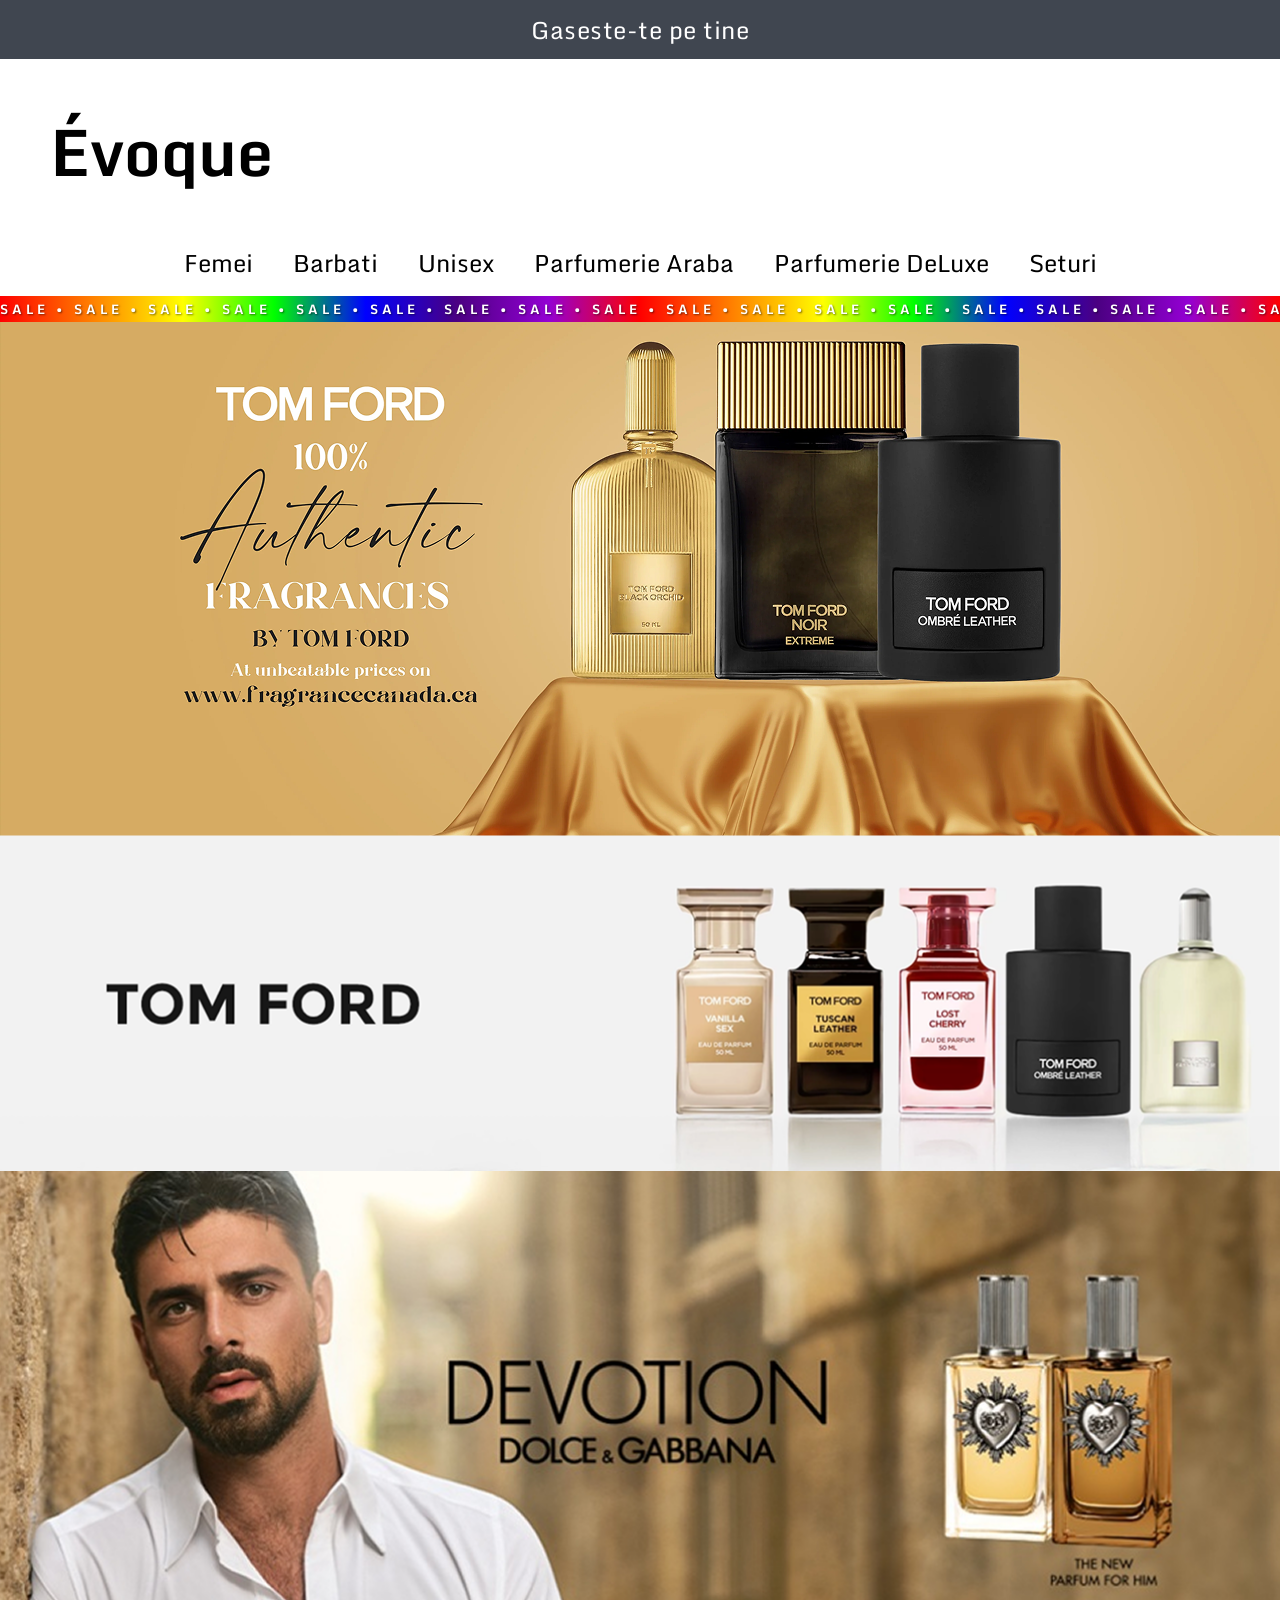
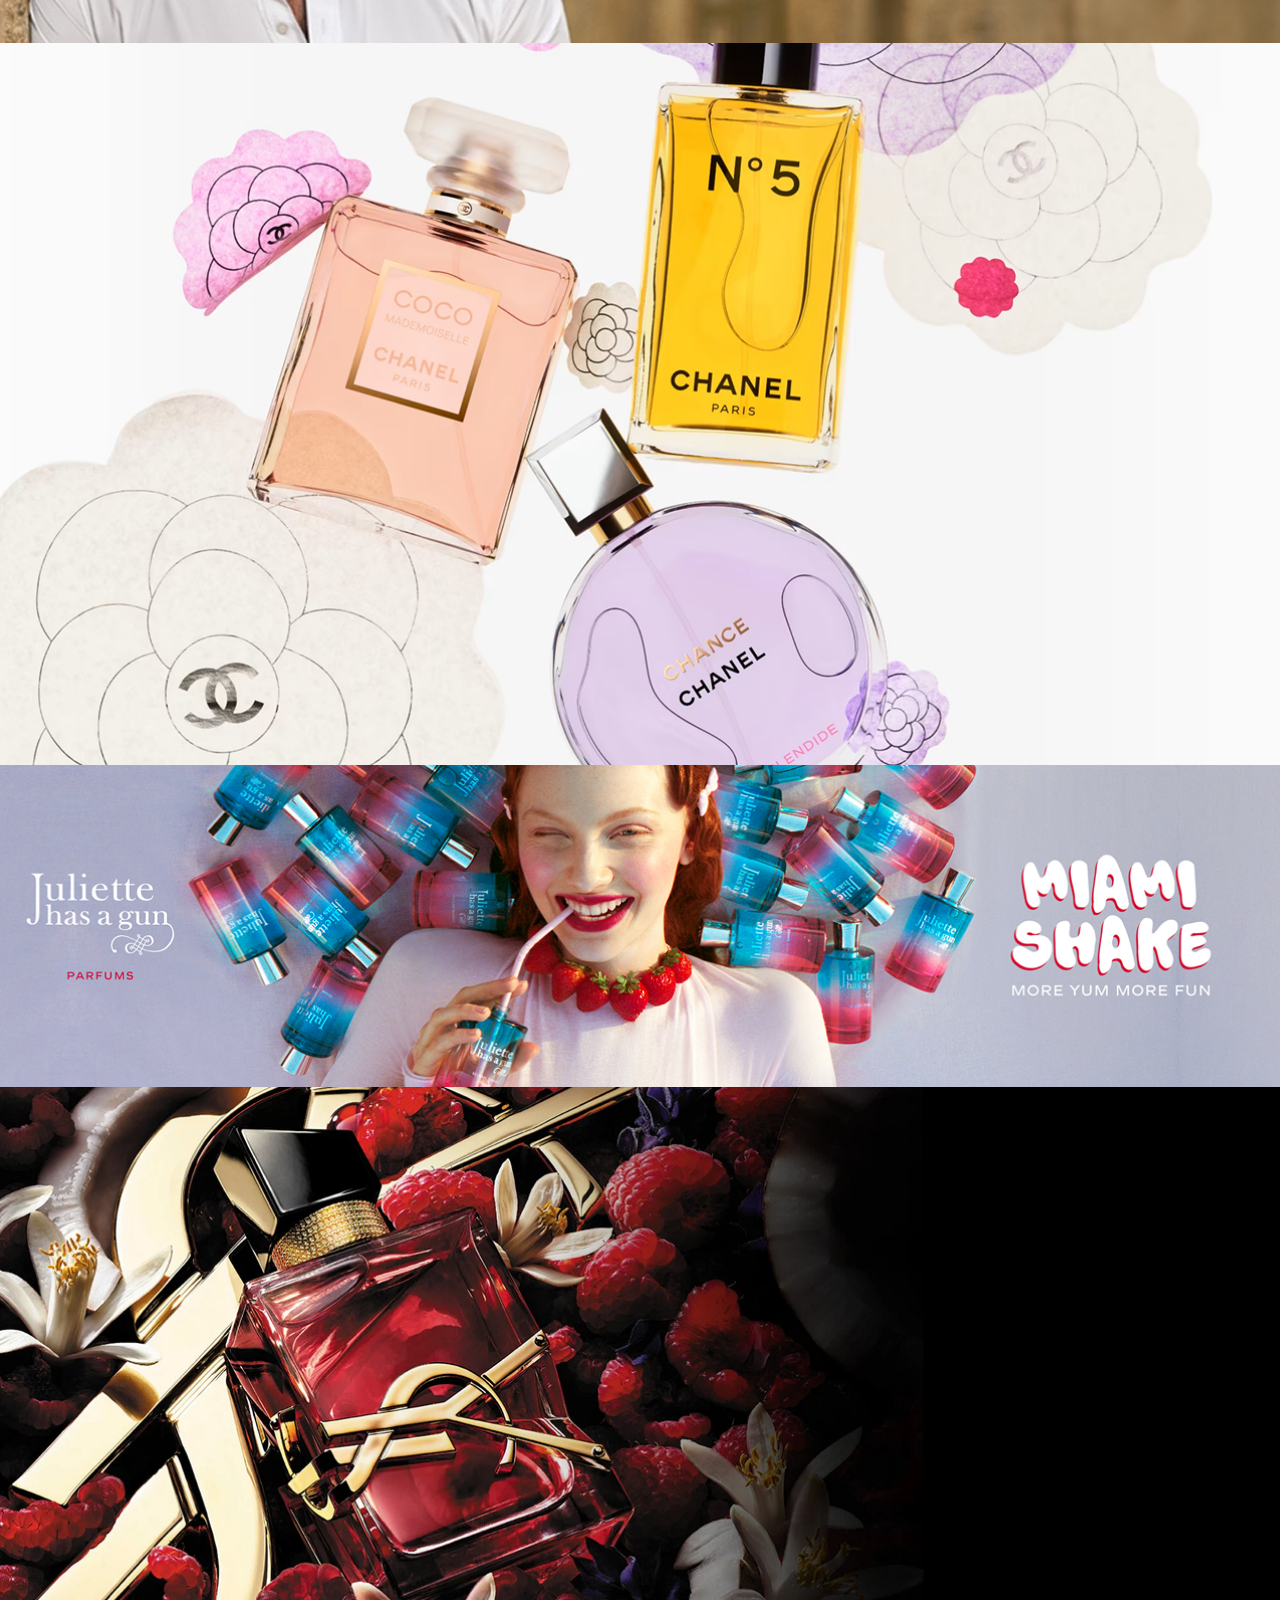
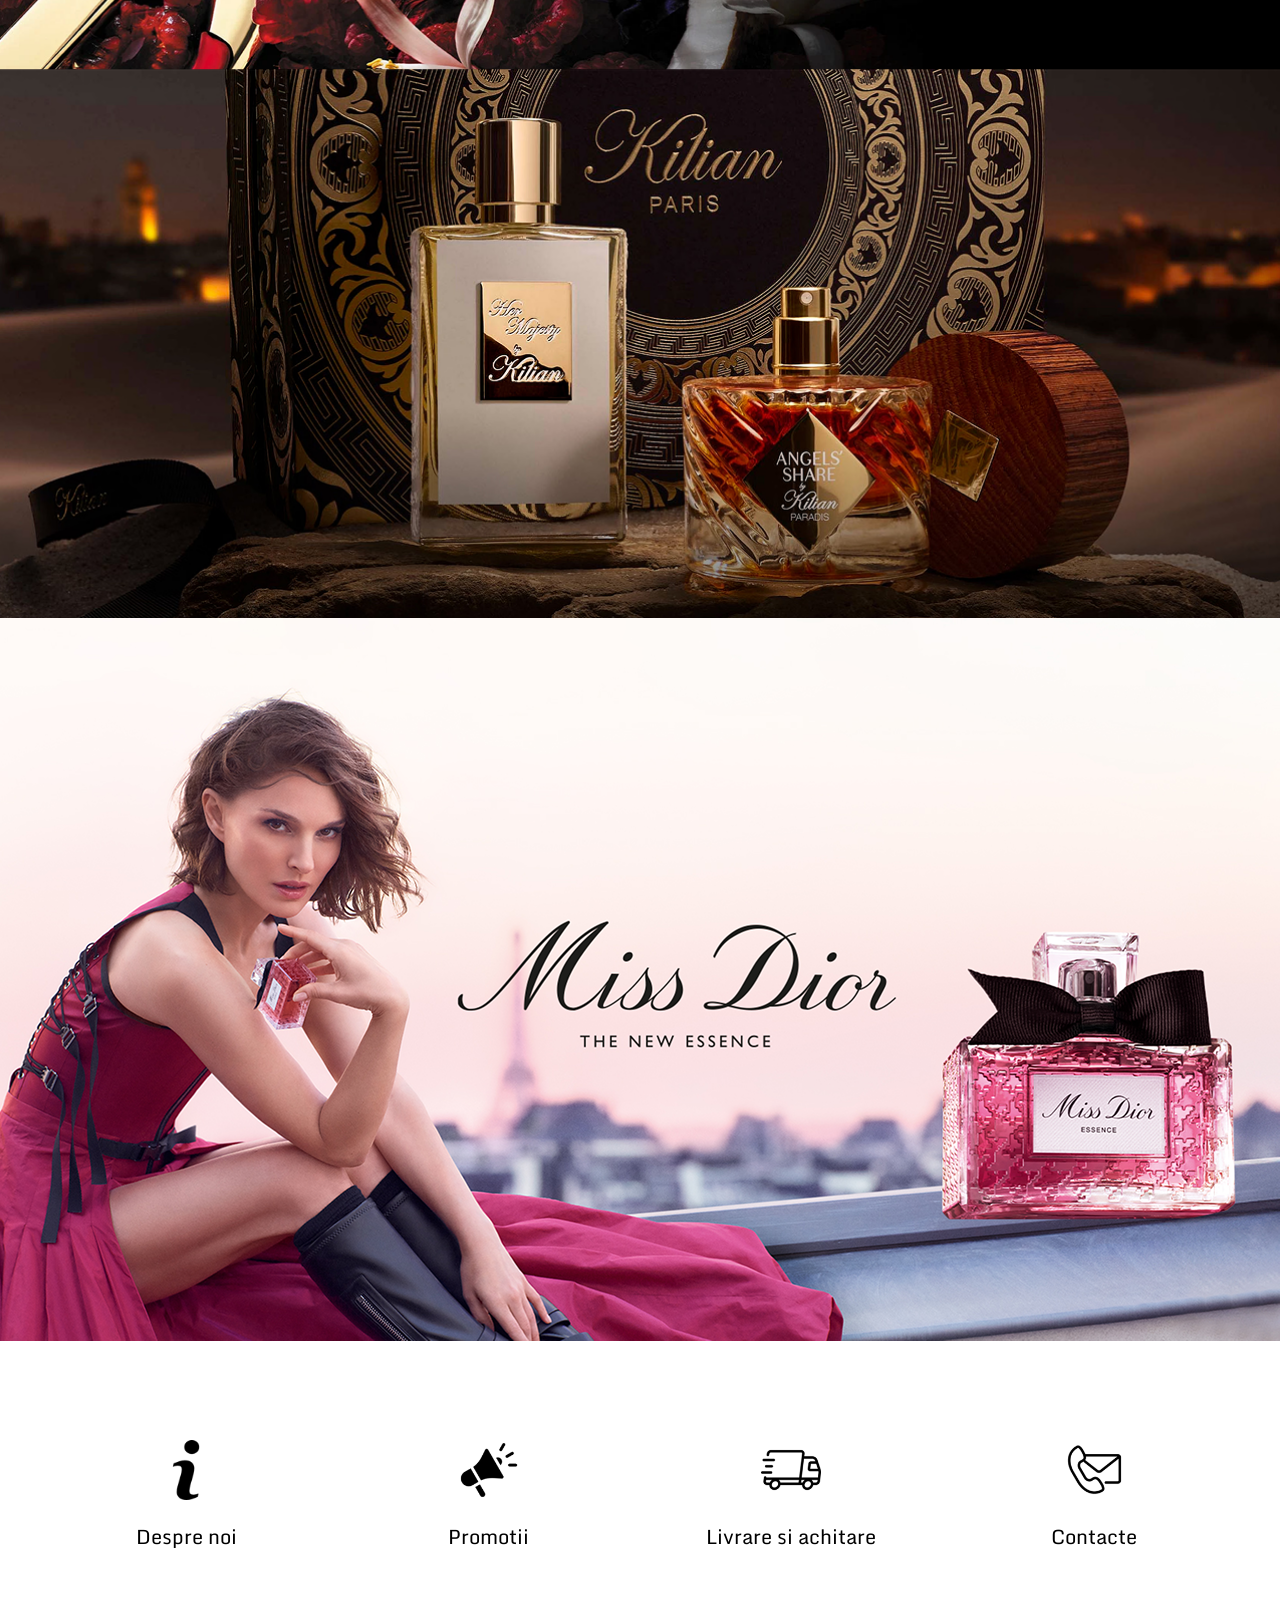
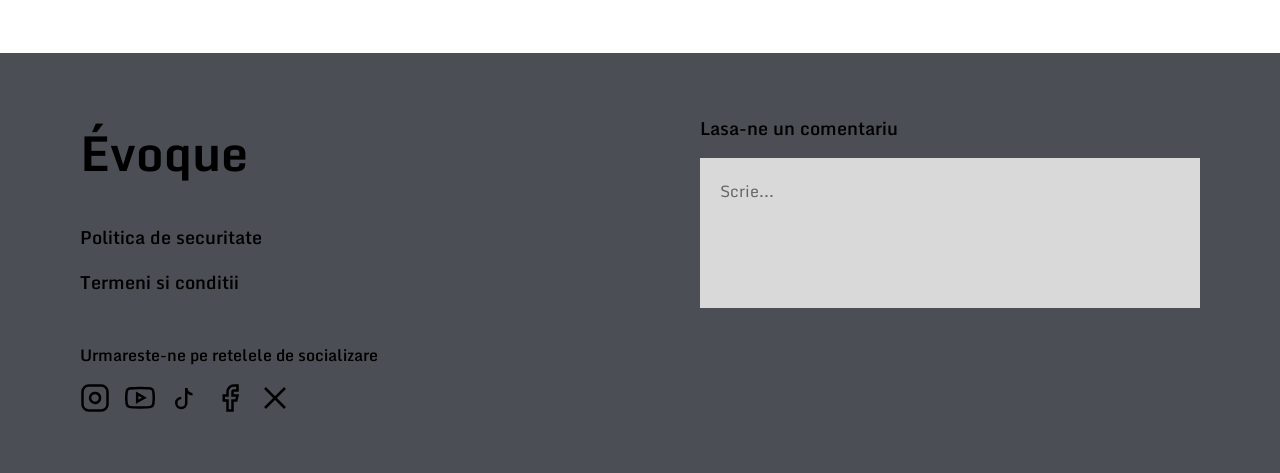
<file: index.html>
<!DOCTYPE html>
<html lang="ro">
<head>
    <meta charset="UTF-8">
    <meta name="viewport" content="width=device-width, initial-scale=1.0">
    <title>Évoque - Home</title>
    <link rel="preconnect" href="https://fonts.googleapis.com">
    <link rel="preconnect" href="https://fonts.gstatic.com" crossorigin>
    <link href="https://fonts.googleapis.com/css2?family=Monda:wght@400;700&display=swap" rel="stylesheet">
    <link rel="stylesheet" href="index.css">
</head>
<body>
<div id="intro-overlay">
        <div class="intro-logo">Évoque</div>
    </div>

    <script>
        // Removes the overlay after 3.2 seconds
        setTimeout(() => {
            const overlay = document.getElementById('intro-overlay');
            if (overlay) overlay.remove();
        }, 3200);
    </script>
    <header class="header-container">
        <div class="top-banner">Gaseste-te pe tine</div>
        <div class="main-content">
            <div class="logo">Évoque</div>
            
            <nav class="nav-menu">
              <a href="femei.html">Femei</a>
                <a href="barbati.html">Barbati</a>
                <a href="unisex.html">Unisex</a>
                <a href="arab.html">Parfumerie Araba</a>
                <a href="deluxe.html">Parfumerie DeLuxe</a>
                <a href="set.html">Seturi</a>
            </nav>
        </div>
    </header>

    <main class="banners-container">
        <img src="img/1.png" alt="Banner 1" class="banner-img">
        <img src="img/2.png" alt="Banner 2" class="banner-img">
        <img src="img/3.png" alt="Banner 3" class="banner-img">
        <img src="img/4.png" alt="Banner 4" class="banner-img">
        <img src="img/5.png" alt="Banner 5" class="banner-img">
        <img src="img/6.png" alt="Banner 6" class="banner-img">
        <img src="img/7.png" alt="Banner 7" class="banner-img">
        <img src="img/8.png" alt="Banner 8" class="banner-img">
    </main>

<section class="features-section">
        <a href="about.html" class="feature-item" style="text-decoration: none; color: inherit;">
            <img src="img/icon/info.png" alt="Info Icon" class="feature-icon">
            <p>Despre noi</p>
        </a>
        <a href="promo.html" class="feature-item" style="text-decoration: none; color: inherit;">
            <img src="img/icon/promo.png" alt="Promo Icon" class="feature-icon">
            <p>Promotii</p>
        </a>
        <a href="delivery.html" class="feature-item" style="text-decoration: none; color: inherit;">
            <img src="img/icon/delivery.png" alt="Delivery Icon" class="feature-icon">
            <p>Livrare si achitare</p>
        </a>
        <a href="contact.html" class="feature-item" style="text-decoration: none; color: inherit;">
            <img src="img/icon/contact.png" alt="Contact Icon" class="feature-icon">
            <p>Contacte</p>
        </a>
    </section>

    <footer class="site-footer">
        <div class="footer-left">
            <div class="footer-logo">Évoque</div>
            <a href="politicy.html" class="footer-link">Politica de securitate</a>
            <a href="terms.html" class="footer-link">Termeni si conditii</a>
            
            <p class="social-text">Urmareste-ne pe retelele de socializare</p>
            <div class="social-icons">
                <svg viewBox="0 0 24 24" fill="none" stroke="black" stroke-width="2"><rect x="2" y="2" width="20" height="20" rx="5" ry="5"></rect><path d="M16 11.37A4 4 0 1 1 12.63 8 4 4 0 0 1 16 11.37z"></path><line x1="17.5" y1="6.5" x2="17.51" y2="6.5"></line></svg>
                <svg viewBox="0 0 24 24" fill="none" stroke="black" stroke-width="2"><path d="M22.54 6.42a2.78 2.78 0 0 0-1.94-2C18.88 4 12 4 12 4s-6.88 0-8.6.46a2.78 2.78 0 0 0-1.94 2A29 29 0 0 0 1 11.75a29 29 0 0 0 .46 5.33 2.78 2.78 0 0 0 1.94 2c1.72.46 8.6.46 8.6.46s6.88 0 8.6-.46a2.78 2.78 0 0 0 1.94-2 29 29 0 0 0 .46-5.33 29 29 0 0 0-.46-5.33z"></path><polygon points="9.75 15.02 15.5 11.75 9.75 8.48 9.75 15.02"></polygon></svg>
                <svg viewBox="0 0 24 24" fill="none" stroke="black" stroke-width="2"><path d="M9 12a4 4 0 1 0 4 4V4a5 5 0 0 0 5 5"></path></svg>
                <svg viewBox="0 0 24 24" fill="none" stroke="black" stroke-width="2"><path d="M18 2h-3a5 5 0 0 0-5 5v3H7v4h3v8h4v-8h3l1-4h-4V7a1 1 0 0 1 1-1h3z"></path></svg>
                <svg viewBox="0 0 24 24" fill="none" stroke="black" stroke-width="2"><line x1="4" y1="4" x2="20" y2="20"></line><line x1="20" y1="4" x2="4" y2="20"></line></svg>
            </div>
        </div>
        
        <div class="footer-right">
            <label for="comment-box" class="comment-label">Lasa-ne un comentariu</label>
            <textarea id="comment-box" class="comment-input" placeholder="Scrie..."></textarea>
        </div>
    </footer>

</body>
</html>
</file>
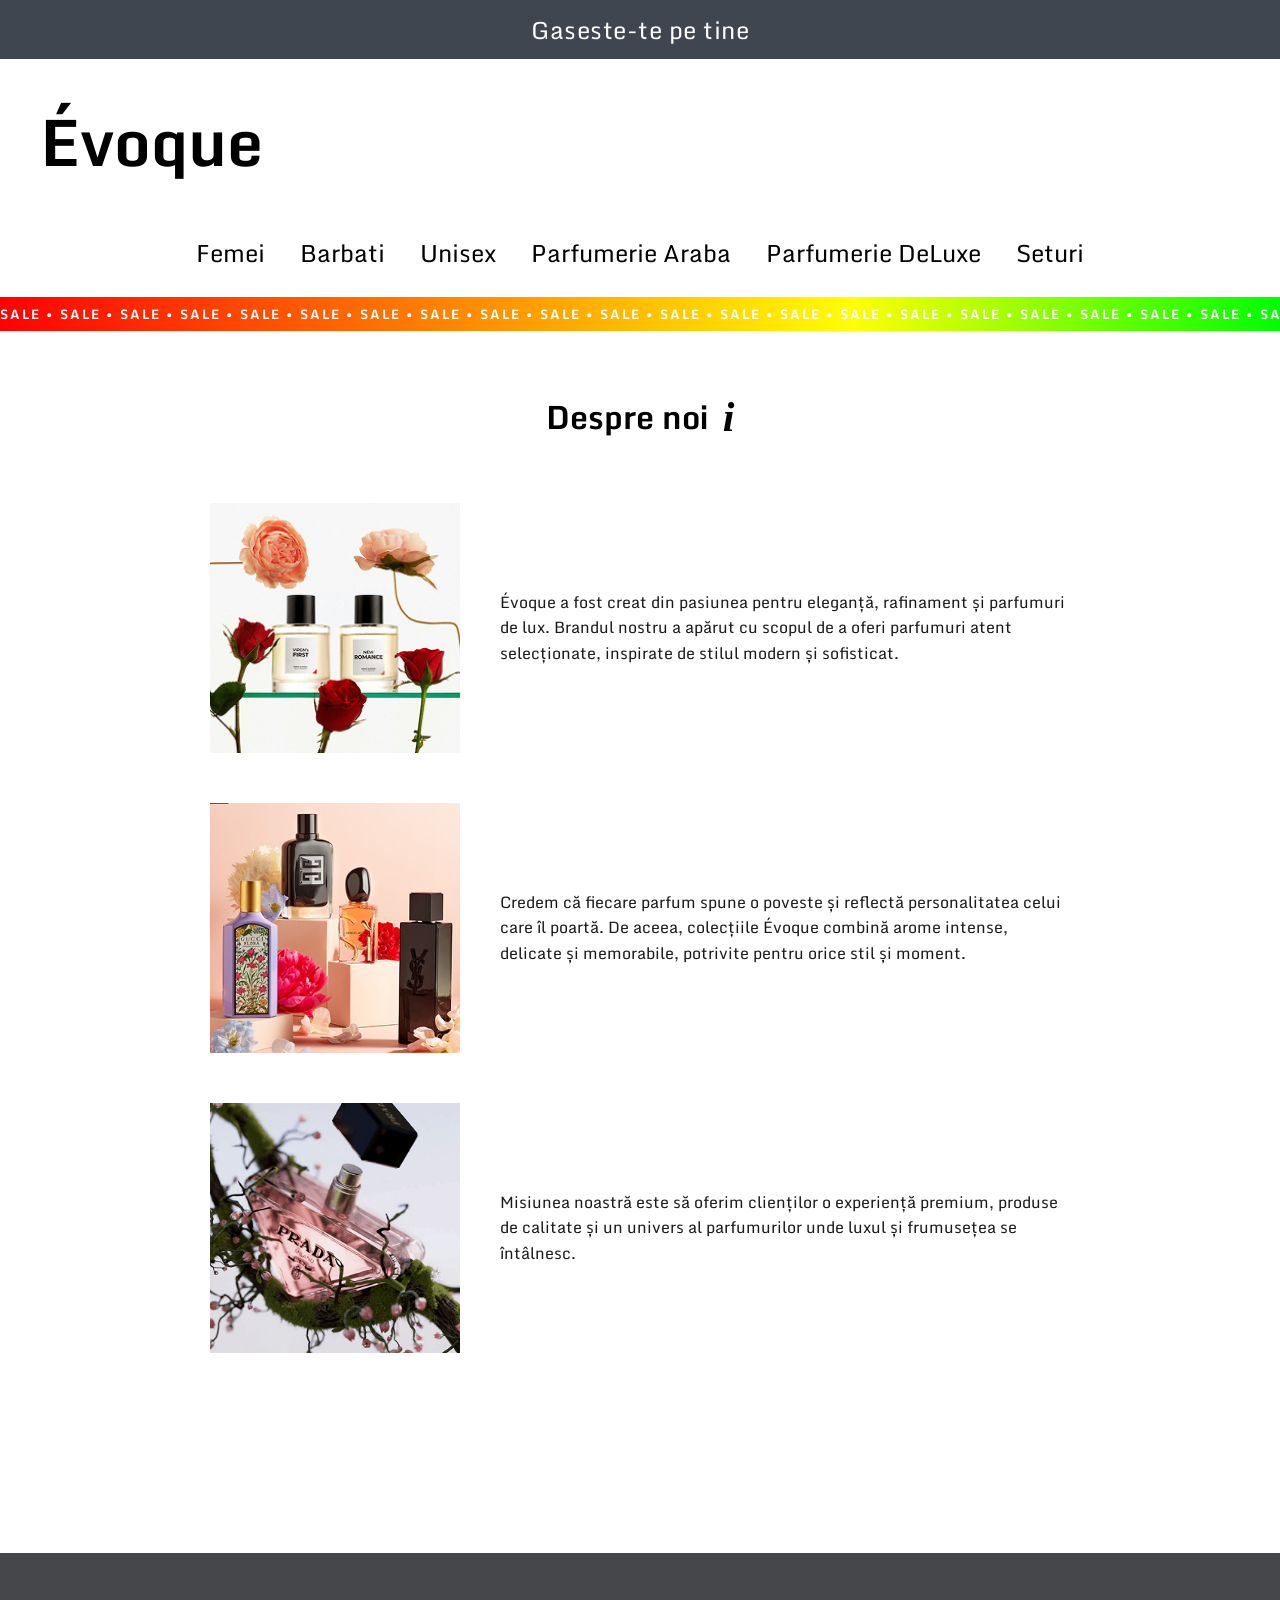
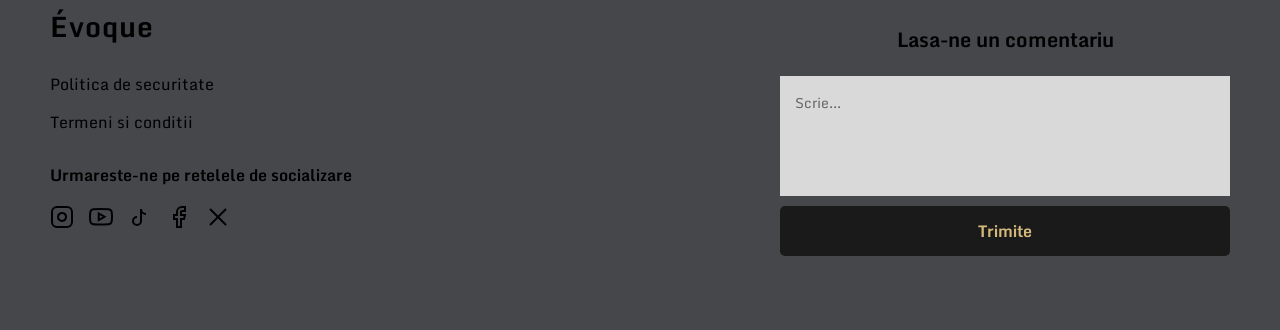
<file: about.html>
<!DOCTYPE html>
<html lang="ro">
<head>
    <meta charset="UTF-8">
    <meta name="viewport" content="width=device-width, initial-scale=1.0">
    <title>Évoque - Despre noi</title>
    <link rel="preconnect" href="https://fonts.googleapis.com">
    <link rel="preconnect" href="https://fonts.gstatic.com" crossorigin>
    <link href="https://fonts.googleapis.com/css2?family=Monda:wght@400;700&display=swap" rel="stylesheet">
    <style>
        /* --- GLOBAL --- */
        body {
            font-family: 'Monda', sans-serif;
            margin: 0;
            padding: 0;
            background-color: #ffffff;
            overflow-x: hidden;
            scroll-behavior: smooth;
        }
        
        * {
            box-sizing: border-box;
        }

        /* --- HEADER LAYOUT & STYLING --- */
        .header-container {
            background-color: #ffffff;
            width: 100%;
        }

        .top-banner {
            background-color: #404650;
            color: #ffffff;
            text-align: center;
            padding: 10px 15px;
            font-size: 24px;
            letter-spacing: 0.5px;
        }

        .main-content {
            max-width: 1400px;
            margin: 0 auto;
            padding: 20px 40px;
        }

        .logo-container {
            display: flex;
            justify-content: flex-start;
            padding-top: 30px;
            padding-bottom: 20px;
        }

        .logo {
            font-size: 64px;
            font-weight: 700;
            color: #000000;
            text-decoration: none;
            display: inline-block;
        }

        .nav-container {
            padding-bottom: 25px;
        }

        .nav-menu {
            display: flex;
            justify-content: center;
            gap: 35px;
            flex-wrap: wrap;
        }

        .nav-menu a {
            text-decoration: none;
            color: #000000;
            font-size: 24px;
            transition: color 0.3s ease;
            white-space: nowrap; 
        }

        .nav-menu a.active {
            font-weight: 700;
        }

        .nav-menu a:hover {
            color: #d5b97c;
        }

        /* Bottom RGB Sale Bar */
        .sale-bar {
            background: linear-gradient(90deg, #ff0000, #ff7f00, #ffff00, #00ff00, #0000ff, #4b0082, #9400d3);
            background-size: 200% 200%;
            animation: gradientRGB 5s ease infinite;
            color: #ffffff;
            padding: 6px 0;
            font-size: 13px;
            font-weight: 700;
            letter-spacing: 2px;
            overflow: hidden;
            width: 100%;
        }

        .sale-bar-track {
            display: flex;
            white-space: nowrap;
            width: max-content;
            animation: scrollSaleText 15s linear infinite;
        }

        @keyframes scrollSaleText {
            0% { transform: translateX(0); }
            100% { transform: translateX(-50%); }
        }

        @keyframes gradientRGB {
            0% { background-position: 0% 50%; }
            50% { background-position: 100% 50%; }
            100% { background-position: 0% 50%; }
        }

        /* --- ABOUT US CONTENT STYLING --- */
        .about-container {
            max-width: 1000px;
            margin: 0 auto;
            padding: 80px 20px;
            text-align: center;
            min-height: 50vh;
        }

        .about-title {
            font-size: 36px;
            font-weight: 700;
            color: #000000;
            margin-bottom: 40px;
        }

        .about-text {
            font-size: 18px;
            line-height: 1.6;
            color: #333;
        }

        /* --- FOOTER LAYOUT & STYLING --- */
        .site-footer {
            display: flex;
            justify-content: space-between;
            align-items: flex-start;
            background-color: #45474b;
            padding: 50px;
            flex-wrap: wrap;
            margin-top: 50px;
        }

        .footer-left {
            display: flex;
            flex-direction: column;
            gap: 12px;
            width: 100%;
            max-width: 400px;
        }

        .footer-logo {
            font-size: 28px;
            font-weight: 700;
            color: #000000;
            margin-bottom: 10px;
            letter-spacing: 1px;
        }

        .footer-link {
            color: #000000;
            text-decoration: none;
            font-size: 16px;
            transition: color 0.2s;
        }

        .footer-link:hover {
            color: #d5b97c;
        }

        .social-text {
            color: #000000;
            font-weight: bold;
            margin-top: 15px;
            margin-bottom: 5px;
        }

        .social-icons {
            display: flex;
            gap: 15px;
        }

        .social-icons svg {
            width: 24px;
            height: 24px;
            cursor: pointer;
            transition: stroke 0.3s ease;
        }

        .social-icons svg:hover {
            stroke: #d5b97c;
        }

        .footer-right {
            width: 100%;
            max-width: 450px;
            display: flex;
            flex-direction: column;
            align-items: center;
        }

        .comment-form {
            width: 100%;
            display: flex;
            flex-direction: column;
        }

        .comment-label {
            font-size: 20px;
            font-weight: bold;
            color: #000000;
            margin-bottom: 20px;
            text-align: center;
        }

        .comment-input {
            width: 100%;
            height: 120px;
            background-color: #d9d9d9;
            border: none;
            padding: 15px;
            font-family: inherit;
            font-size: 14px;
            resize: none;
            color: #333;
            box-sizing: border-box;
        }

        .comment-input::placeholder {
            color: #666;
        }

        .submit-btn {
            background-color: #1a1a1a;
            color: #d5b97c;
            border: none;
            padding: 12px 20px;
            font-family: 'Monda', sans-serif;
            font-weight: 700;
            font-size: 16px;
            cursor: pointer;
            border-radius: 5px;
            transition: background 0.3s;
            width: 100%;
        }

        .submit-btn:hover {
            background-color: #000;
        }

        /* --- RESPONSIVE ADJUSTMENTS --- */
        @media (max-width: 768px) {
            .site-footer {
                flex-direction: column;
                align-items: center;
                gap: 40px;
                padding: 30px 20px;
            }
            
            .footer-left {
                text-align: center;
                align-items: center;
            }
            
            .social-icons {
                justify-content: center;
            }

            .logo-container {
                justify-content: center;
            }
        }
        
        /* --- ANIMATIONS --- */
        .fade-in-scroll {
            opacity: 0;
            transform: translateY(40px);
            transition: opacity 0.8s ease-out, transform 0.8s ease-out;
        }

        .fade-in-scroll.visible {
            opacity: 1;
            transform: translateY(0);
        }
        /* --- ABOUT US CONTENT STYLING --- */
        .about-page-container {
            max-width: 900px; /* Păstrează textul ușor de citit */
            margin: 0 auto;
            padding: 60px 20px 100px 20px;
            color: #000000;
        }

        .about-title-wrapper {
            display: flex;
            align-items: center;
            justify-content: center;
            gap: 15px;
            margin-bottom: 60px;
        }

        .about-title-wrapper h2 {
            font-size: 32px;
            margin: 0;
            font-weight: 700;
        }

        .about-icon {
            font-family: 'Times New Roman', Times, serif; /* Iconița 'i' din imagine */
            font-size: 42px;
            font-weight: bold;
            font-style: italic;
            line-height: 1;
        }

        .about-item {
            display: flex;
            align-items: center;
            gap: 40px;
            margin-bottom: 50px;
        }

        .about-image-wrapper {
            flex: 0 0 250px; /* Lățime fixă pentru imagini */
            height: 250px;
        }

        .about-image-wrapper img {
            width: 100%;
            height: 100%;
            object-fit: cover; /* Asigură că imaginea umple pătratul fără să se deformeze */
        }

        .about-text-content {
            flex: 1;
            font-size: 16px;
            line-height: 1.6;
            color: #1a1a1a;
        }

        /* --- RESPONSIVE ADJUSTMENTS --- */
        @media (max-width: 768px) {
            .about-item {
                flex-direction: column;
                text-align: center;
                gap: 20px;
            }
            
            .about-image-wrapper {
                flex: 0 0 auto;
                width: 100%;
                max-width: 300px;
                height: auto;
                aspect-ratio: 1; /* Păstrează proporția pătrată pe telefon */
            }
        }
    </style>
</head>
<body>

    <header class="header-container">
        <div class="top-banner">Gaseste-te pe tine</div>
        
        <div class="main-content logo-container">
            <a href="index.html" class="logo">Évoque</a>
        </div>
        
        <div class="main-content nav-container">
            <nav class="nav-menu">
                <a href="femei.html">Femei</a>
                <a href="barbati.html">Barbati</a>
                <a href="unisex.html">Unisex</a>
                <a href="arab.html">Parfumerie Araba</a>
                <a href="deluxe.html">Parfumerie DeLuxe</a>
                <a href="set.html">Seturi</a>
            </nav>
        </div>

        <div class="sale-bar">
            <div class="sale-bar-track">
                <span>SALE • SALE • SALE • SALE • SALE • SALE • SALE • SALE • SALE • SALE • SALE • SALE • SALE • SALE • SALE • SALE • SALE • SALE • SALE • SALE • SALE • SALE • SALE • SALE •&nbsp;</span>
                <span>SALE • SALE • SALE • SALE • SALE • SALE • SALE • SALE • SALE • SALE • SALE • SALE • SALE • SALE • SALE • SALE • SALE • SALE • SALE • SALE • SALE • SALE • SALE • SALE •&nbsp;</span>
            </div>
        </div>
    </header>

<main>
        <section class="about-page-container fade-in-scroll">
            
            <!-- Titlu și Iconița 'i' -->
            <div class="about-title-wrapper">
                <h2>Despre noi</h2>
                <div class="about-icon">i</div>
            </div>

            <!-- Paragraful 1 -->
            <div class="about-item fade-in-scroll">
                <div class="about-image-wrapper">
                    <img src="img/about/about_1.png" alt="Evoque Eleganta">
                </div>
                <div class="about-text-content">
                    Évoque a fost creat din pasiunea pentru eleganță, rafinament și parfumuri de lux. Brandul nostru a apărut cu scopul de a oferi parfumuri atent selecționate, inspirate de stilul modern și sofisticat.
                </div>
            </div>

            <!-- Paragraful 2 -->
            <div class="about-item fade-in-scroll">
                <div class="about-image-wrapper">
                    <img src="img/about/about_2.png" alt="Evoque Colectii">
                </div>
                <div class="about-text-content">
                    Credem că fiecare parfum spune o poveste și reflectă personalitatea celui care îl poartă. De aceea, colecțiile Évoque combină arome intense, delicate și memorabile, potrivite pentru orice stil și moment.
                </div>
            </div>

            <!-- Paragraful 3 -->
            <div class="about-item fade-in-scroll">
                <div class="about-image-wrapper">
                    <img src="img/about/about_3.png" alt="Evoque Experienta Premium">
                </div>
                <div class="about-text-content">
                    Misiunea noastră este să oferim clienților o experiență premium, produse de calitate și un univers al parfumurilor unde luxul și frumusețea se întâlnesc.
                </div>
            </div>

        </section>
    </main>

    <footer class="site-footer">
        <div class="footer-left">
            <div class="footer-logo">Évoque</div>
            <a href="politicy.html" class="footer-link">Politica de securitate</a>
            <a href="terms.html" class="footer-link">Termeni si conditii</a>
            
            <p class="social-text">Urmareste-ne pe retelele de socializare</p>
            <div class="social-icons">
                <svg viewBox="0 0 24 24" fill="none" stroke="black" stroke-width="2"><rect x="2" y="2" width="20" height="20" rx="5" ry="5"></rect><path d="M16 11.37A4 4 0 1 1 12.63 8 4 4 0 0 1 16 11.37z"></path><line x1="17.5" y1="6.5" x2="17.51" y2="6.5"></line></svg>
                <svg viewBox="0 0 24 24" fill="none" stroke="black" stroke-width="2"><path d="M22.54 6.42a2.78 2.78 0 0 0-1.94-2C18.88 4 12 4 12 4s-6.88 0-8.6.46a2.78 2.78 0 0 0-1.94 2A29 29 0 0 0 1 11.75a29 29 0 0 0 .46 5.33 2.78 2.78 0 0 0 1.94 2c1.72.46 8.6.46 8.6.46s6.88 0 8.6-.46a2.78 2.78 0 0 0 1.94-2 29 29 0 0 0 .46-5.33 29 29 0 0 0-.46-5.33z"></path><polygon points="9.75 15.02 15.5 11.75 9.75 8.48 9.75 15.02"></polygon></svg>
                <svg viewBox="0 0 24 24" fill="none" stroke="black" stroke-width="2"><path d="M9 12a4 4 0 1 0 4 4V4a5 5 0 0 0 5 5"></path></svg>
                <svg viewBox="0 0 24 24" fill="none" stroke="black" stroke-width="2"><path d="M18 2h-3a5 5 0 0 0-5 5v3H7v4h3v8h4v-8h3l1-4h-4V7a1 1 0 0 1 1-1h3z"></path></svg>
                <svg viewBox="0 0 24 24" fill="none" stroke="black" stroke-width="2"><line x1="4" y1="4" x2="20" y2="20"></line><line x1="20" y1="4" x2="4" y2="20"></line></svg>
            </div>
        </div>

        <div class="footer-right">
            <form class="comment-form" onsubmit="event.preventDefault(); document.querySelector('.status-message').textContent = 'Comentariu trimis!'; document.querySelector('.status-message').style.color = '#d5b97c'; this.reset();">
                <p class="comment-label">Lasa-ne un comentariu</p>
                <textarea name="comment_text" class="comment-input" placeholder="Scrie..." required></textarea>
                <button type="submit" class="submit-btn" style="margin-top: 10px;">Trimite</button>
                <p class="status-message" style="margin-top: 10px; font-size: 14px;"></p>
            </form>
        </div>
    </footer>

    <!-- SCRIPT PENTRU ANIMATII SCROLL -->
    <script>
        document.addEventListener("DOMContentLoaded", function() {
            const observerOptions = {
                root: null,
                rootMargin: '0px',
                threshold: 0.15 
            };

            const observer = new IntersectionObserver((entries, observer) => {
                entries.forEach(entry => {
                    if (entry.isIntersecting) {
                        entry.target.classList.add('visible');
                        observer.unobserve(entry.target); 
                    }
                });
            }, observerOptions);

            const fadeElements = document.querySelectorAll('.fade-in-scroll');
            fadeElements.forEach(el => observer.observe(el));
        });
    </script>
</body>
</html>
</file>
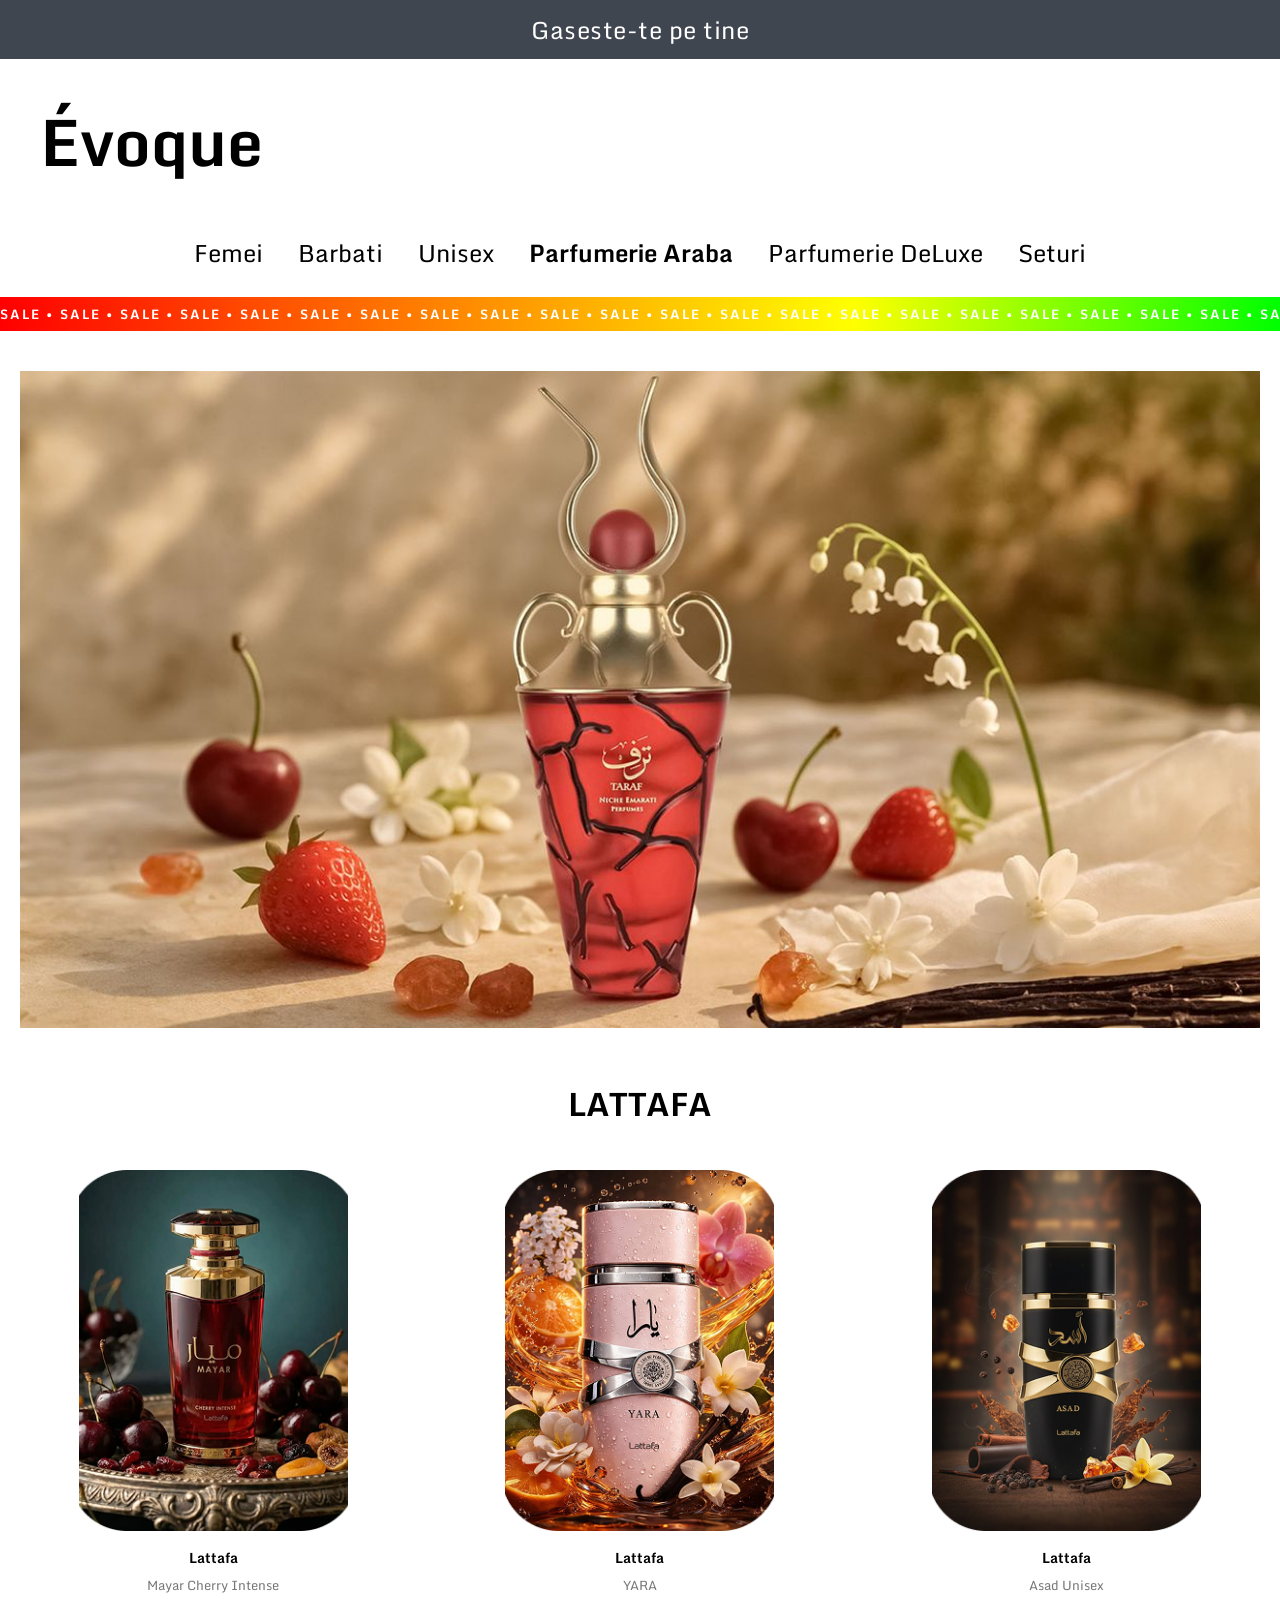
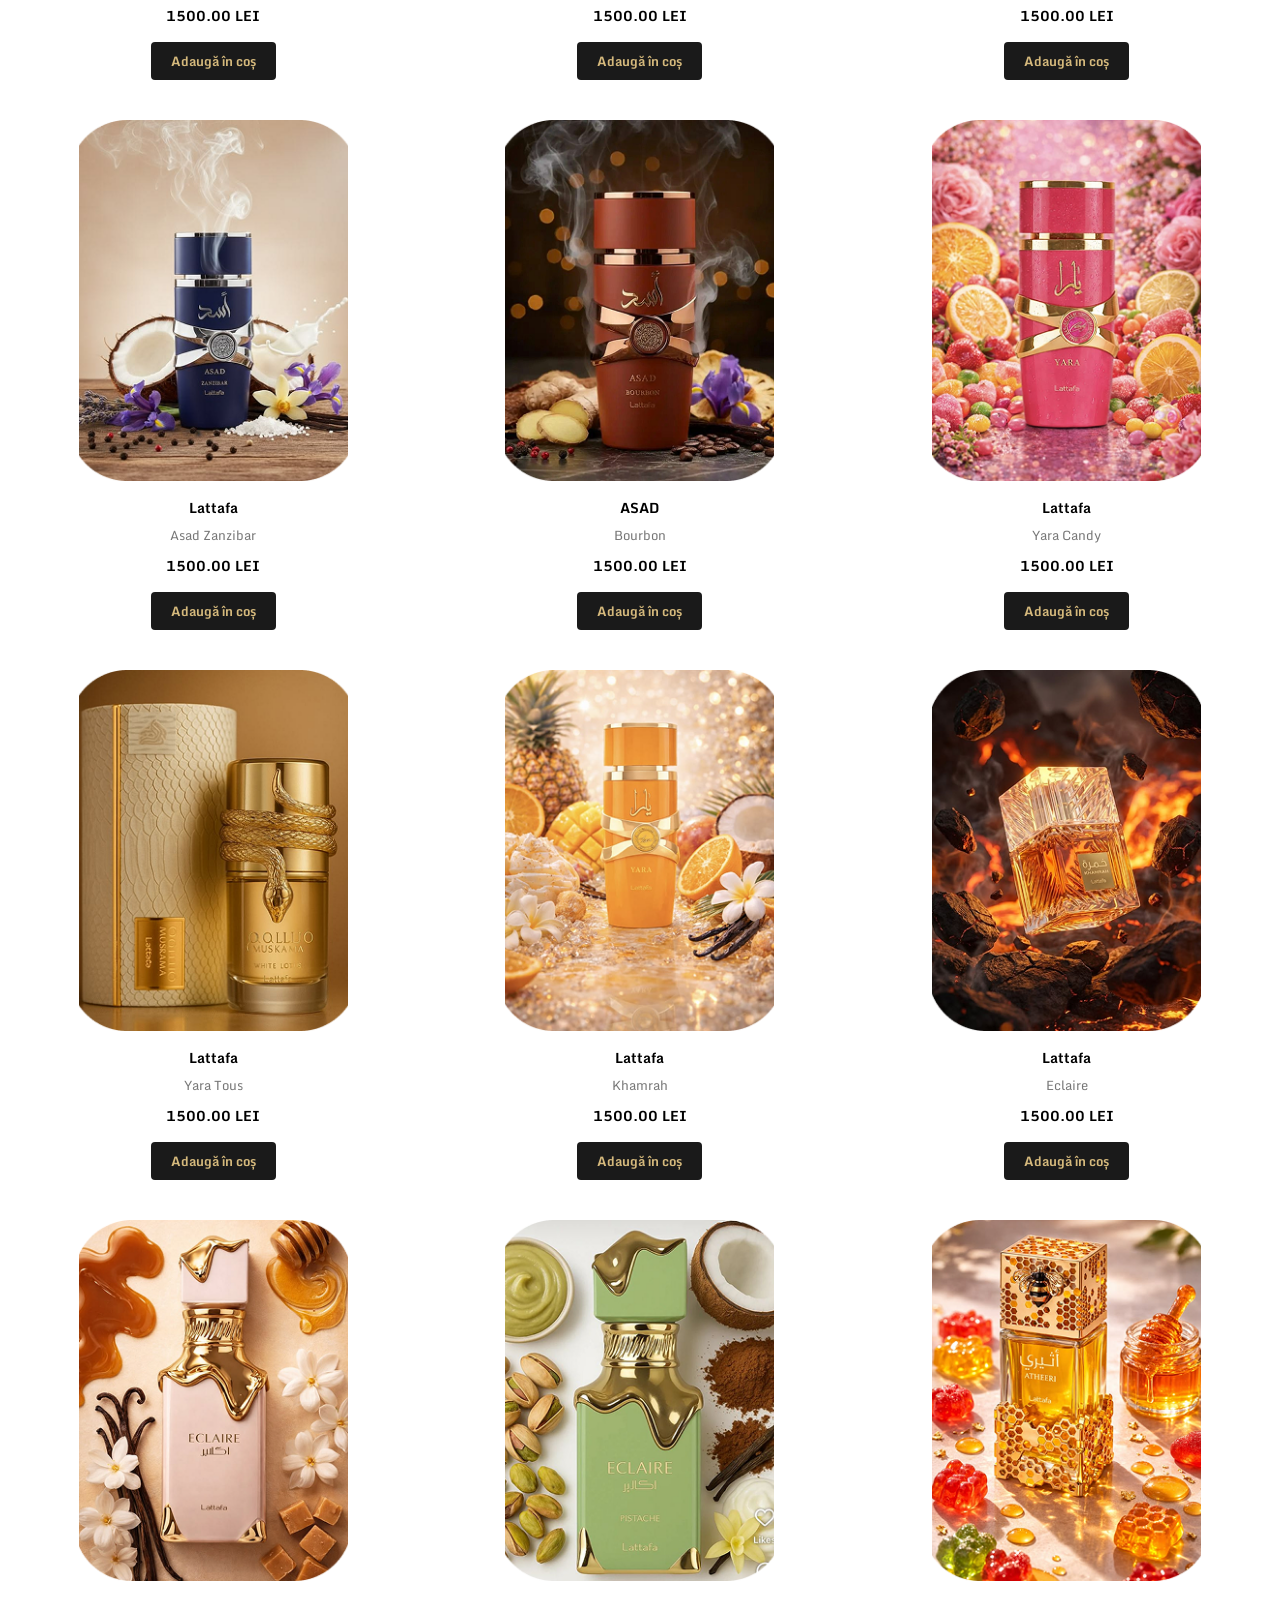
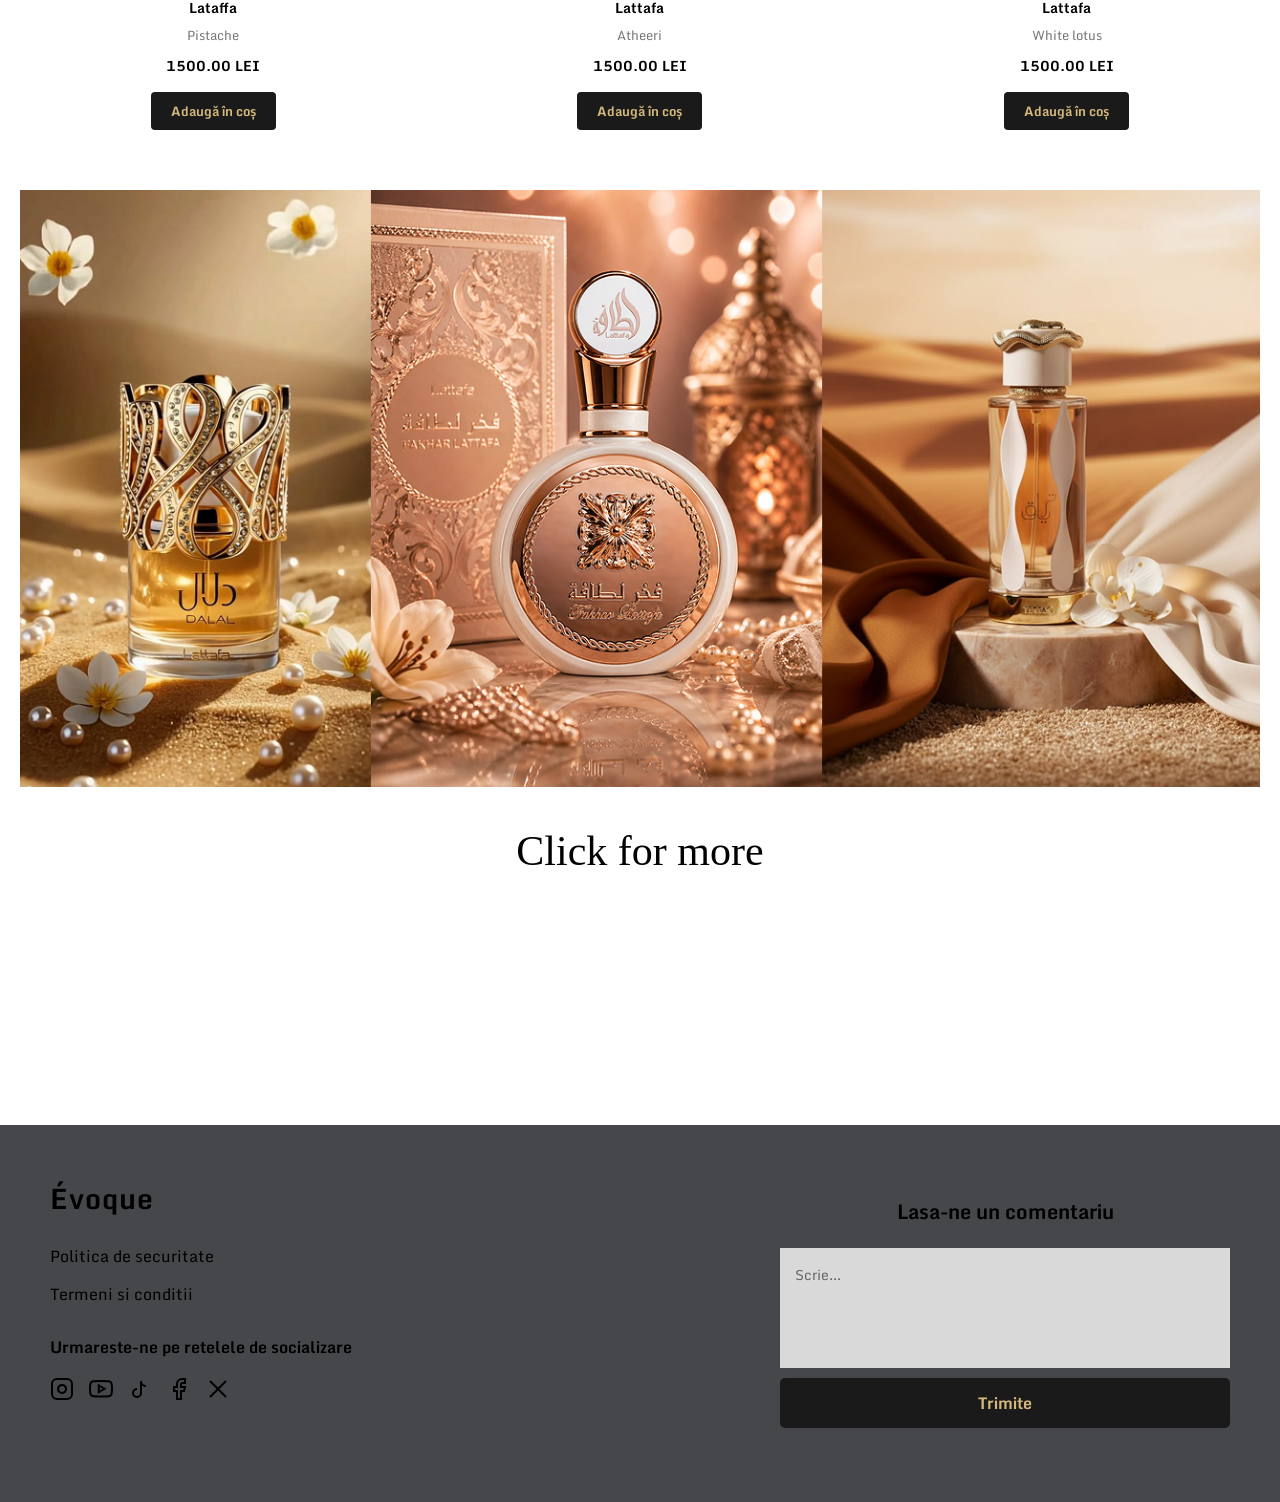
<file: arab.html>
<!DOCTYPE html>
<html lang="ro">
<head>
    <meta charset="UTF-8">
    <meta name="viewport" content="width=device-width, initial-scale=1.0">
    <title>Évoque - Parfumerie Araba</title>
    <link rel="preconnect" href="https://fonts.googleapis.com">
    <link rel="preconnect" href="https://fonts.gstatic.com" crossorigin>
    <link href="https://fonts.googleapis.com/css2?family=Monda:wght@400;700&display=swap" rel="stylesheet">
    <style>
        /* --- GLOBAL --- */
        body {
            font-family: 'Monda', sans-serif;
            margin: 0;
            padding: 0;
            background-color: #ffffff;
            overflow-x: hidden;
            scroll-behavior: smooth;
        }
        
        * {
            box-sizing: border-box;
        }

        /* --- HEADER LAYOUT & STYLING --- */
        .header-container {
            background-color: #ffffff;
            width: 100%;
        }

        .top-banner {
            background-color: #404650;
            color: #ffffff;
            text-align: center;
            padding: 10px 15px;
            font-size: 24px;
            letter-spacing: 0.5px;
        }

        .main-content {
            max-width: 1400px;
            margin: 0 auto;
            padding: 20px 40px;
        }

        .logo-container {
            display: flex;
            justify-content: flex-start;
            padding-top: 30px;
            padding-bottom: 20px;
        }

        .logo {
            font-size: 64px;
            font-weight: 700;
            color: #000000;
            text-decoration: none;
            display: inline-block;
        }

        .nav-container {
            padding-bottom: 25px;
        }

        .nav-menu {
            display: flex;
            justify-content: center;
            gap: 35px;
            flex-wrap: wrap;
        }

        .nav-menu a {
            text-decoration: none;
            color: #000000;
            font-size: 24px;
            transition: color 0.3s ease;
            white-space: nowrap; 
        }

        .nav-menu a.active {
            font-weight: 700;
        }

        .nav-menu a:hover {
            color: #d5b97c;
        }

        /* Bottom RGB Sale Bar */
        .sale-bar {
            background: linear-gradient(90deg, #ff0000, #ff7f00, #ffff00, #00ff00, #0000ff, #4b0082, #9400d3);
            background-size: 200% 200%;
            animation: gradientRGB 5s ease infinite;
            color: #ffffff;
            padding: 6px 0;
            font-size: 13px;
            font-weight: 700;
            letter-spacing: 2px;
            overflow: hidden;
            width: 100%;
        }

        .sale-bar-track {
            display: flex;
            white-space: nowrap;
            width: max-content;
            animation: scrollSaleText 15s linear infinite;
        }

        @keyframes scrollSaleText {
            0% { transform: translateX(0); }
            100% { transform: translateX(-50%); }
        }

        @keyframes gradientRGB {
            0% { background-position: 0% 50%; }
            50% { background-position: 100% 50%; }
            100% { background-position: 0% 50%; }
        }

        /* --- BRANDS & PRODUCTS SECTION --- */
        .brands-container {
            max-width: 1400px; /* Marit pentru a permite imaginii inferioare sa aiba loc */
            margin: 0 auto;
            padding: 40px 20px 100px 20px;
        }

        .brand-section {
            margin-bottom: 80px;
            text-align: center;
        }

        .brand-banner {
            width: 100%;
            height: auto;
            object-fit: cover;
            margin: 0 auto 50px auto;
            display: block;
        }

        .brand-title {
            font-size: 32px;
            margin-bottom: 40px;
            font-weight: 700;
            text-align: center;
            text-transform: uppercase;
        }

        .products-grid {
            display: grid;
            grid-template-columns: repeat(3, 1fr);
            gap: 40px;
            margin-bottom: 40px;
            justify-items: center;
        }

        .product-card {
            display: flex;
            flex-direction: column;
            align-items: center;
            text-align: center;
            width: 100%;
            min-width: 269px; 
            max-width: 269px; 
        }

        .product-card-image-wrapper {
            width: 100%;
            min-height: 361px;
            aspect-ratio: 269 / 361; 
            overflow: hidden;
            border-radius: 25px; 
            margin-bottom: 15px;
        }

        .product-card img {
            width: 100%;
            height: 100%;
            object-fit: cover;
        }

        .product-card h4 {
            font-size: 14px;
            font-weight: 700;
            margin: 0 0 5px 0;
            color: #000000;
        }

        .product-card p.product-name {
            font-size: 13px;
            color: #777;
            margin: 0 0 8px 0;
        }

        .product-price {
            font-weight: 700;
            font-size: 14px;
            color: #000000;
            margin: 0 0 15px 0;
        }

        .add-to-cart-btn {
            background-color: #1a1a1a;
            color: #d5b97c;
            border: none;
            padding: 8px 20px;
            font-family: 'Monda', sans-serif;
            font-weight: 700;
            font-size: 13px;
            cursor: pointer;
            border-radius: 4px;
            transition: background 0.3s;
        }

        .add-to-cart-btn:hover {
            background-color: #333;
        }

        /* --- PROMO COLLAGE & CLICK FOR MORE --- */
        .lattafa-bottom-collage {
            width: 100%;
            max-width: 1305px;
            height: auto;
            aspect-ratio: 1305 / 629;
            object-fit: cover;
            display: block;
            margin: 60px auto 40px auto;
        }

        .click-for-more {
            text-align: center;
            font-size: 42px;
            font-family: 'Times New Roman', Times, serif; 
            color: #000000;
            margin-top: 40px;
            margin-bottom: 100px;
        }

        /* --- FOOTER LAYOUT & STYLING --- */
        .site-footer {
            display: flex;
            justify-content: space-between;
            align-items: flex-start;
            background-color: #45474b;
            padding: 50px;
            flex-wrap: wrap;
            margin-top: 50px;
        }

        .footer-left {
            display: flex;
            flex-direction: column;
            gap: 12px;
            width: 100%;
            max-width: 400px;
        }

        .footer-logo {
            font-size: 28px;
            font-weight: 700;
            color: #000000;
            margin-bottom: 10px;
            letter-spacing: 1px;
        }

        .footer-link {
            color: #000000;
            text-decoration: none;
            font-size: 16px;
            transition: color 0.2s;
        }

        .footer-link:hover {
            color: #d5b97c;
        }

        .social-text {
            color: #000000;
            font-weight: bold;
            margin-top: 15px;
            margin-bottom: 5px;
        }

        .social-icons {
            display: flex;
            gap: 15px;
        }

        .social-icons svg {
            width: 24px;
            height: 24px;
            cursor: pointer;
            transition: stroke 0.3s ease;
        }

        .social-icons svg:hover {
            stroke: #d5b97c;
        }

        .footer-right {
            width: 100%;
            max-width: 450px;
            display: flex;
            flex-direction: column;
            align-items: center;
        }

        .comment-form {
            width: 100%;
            display: flex;
            flex-direction: column;
        }

        .comment-label {
            font-size: 20px;
            font-weight: bold;
            color: #000000;
            margin-bottom: 20px;
            text-align: center;
        }

        .comment-input {
            width: 100%;
            height: 120px;
            background-color: #d9d9d9;
            border: none;
            padding: 15px;
            font-family: inherit;
            font-size: 14px;
            resize: none;
            color: #333;
            box-sizing: border-box;
        }

        .comment-input::placeholder {
            color: #666;
        }

        .submit-btn {
            background-color: #1a1a1a;
            color: #d5b97c;
            border: none;
            padding: 12px 20px;
            font-family: 'Monda', sans-serif;
            font-weight: 700;
            font-size: 16px;
            cursor: pointer;
            border-radius: 5px;
            transition: background 0.3s;
            width: 100%;
        }

        .submit-btn:hover {
            background-color: #000;
        }

        /* --- RESPONSIVE ADJUSTMENTS --- */
        @media (max-width: 992px) {
            .products-grid { grid-template-columns: repeat(2, 1fr); }
            .product-card { min-width: auto; }
            .product-card-image-wrapper { min-height: auto; }
        }

        @media (max-width: 768px) {
            .site-footer {
                flex-direction: column;
                align-items: center;
                gap: 40px;
                padding: 30px 20px;
            }
            
            .footer-left {
                text-align: center;
                align-items: center;
            }
            
            .social-icons {
                justify-content: center;
            }

            .logo-container {
                justify-content: center;
            }

            .products-grid { 
                grid-template-columns: 1fr; 
            }

            .click-for-more {
                font-size: 32px;
            }
        }
        
        /* --- ANIMATIONS --- */
        .fade-in-scroll {
            opacity: 0;
            transform: translateY(40px);
            transition: opacity 0.8s ease-out, transform 0.8s ease-out;
        }

        .fade-in-scroll.visible {
            opacity: 1;
            transform: translateY(0);
        }
    </style>
</head>
<body>

    <header class="header-container">
        <div class="top-banner">Gaseste-te pe tine</div>
        
        <div class="main-content logo-container">
            <a href="index.html" class="logo">Évoque</a>
        </div>
        
        <div class="main-content nav-container">
            <nav class="nav-menu">
                <a href="femei.html">Femei</a>
                <a href="barbati.html">Barbati</a>
                <a href="unisex.html">Unisex</a>
                <a href="arab.html" class="active">Parfumerie Araba</a>
                <a href="deluxe.html" >Parfumerie DeLuxe</a>
                <a href="set.html">Seturi</a>
            </nav>
        </div>

        <div class="sale-bar">
            <div class="sale-bar-track">
                <span>SALE • SALE • SALE • SALE • SALE • SALE • SALE • SALE • SALE • SALE • SALE • SALE • SALE • SALE • SALE • SALE • SALE • SALE • SALE • SALE • SALE • SALE • SALE • SALE •&nbsp;</span>
                <span>SALE • SALE • SALE • SALE • SALE • SALE • SALE • SALE • SALE • SALE • SALE • SALE • SALE • SALE • SALE • SALE • SALE • SALE • SALE • SALE • SALE • SALE • SALE • SALE •&nbsp;</span>
            </div>
        </div>
    </header>

    <main class="brands-container">
        
        <!-- SECȚIUNE LATTAFA -->
        <div class="brand-section" id="lattafa">
            
            <!-- Banner Top -->
            <img src="img/banners/lattafa_banner.png" alt="Lattafa Collection Banner" class="brand-banner fade-in-scroll">
            
            <!-- Titlu -->
            <h2 class="brand-title fade-in-scroll">LATTAFA</h2>
            
            <!-- Grid de Produse -->
            <div class="products-grid">
                
                <!-- Produs 1 -->
                <div class="product-card fade-in-scroll">
                    <div class="product-card-image-wrapper">
                        <img src="img/products/araba/lattafa/mayar_cherry_intense.png" alt="Mayar Cherry Intense">
                    </div>
                    <h4>Lattafa</h4>
                    <p class="product-name">Mayar Cherry Intense</p>
                    <p class="product-price">1500.00 LEI</p>
                    <button class="add-to-cart-btn" onclick="alert('Adăugat în coș!')">Adaugă în coș</button>
                </div>

                <!-- Produs 2 -->
                <div class="product-card fade-in-scroll">
                    <div class="product-card-image-wrapper">
                        <img src="img/products/araba/lattafa/yara.png" alt="YARA">
                    </div>
                    <h4>Lattafa</h4>
                    <p class="product-name">YARA</p>
                    <p class="product-price">1500.00 LEI</p>
                    <button class="add-to-cart-btn" onclick="alert('Adăugat în coș!')">Adaugă în coș</button>
                </div>

                <!-- Produs 3 -->
                <div class="product-card fade-in-scroll">
                    <div class="product-card-image-wrapper">
                        <img src="img/products/araba/lattafa/asad_unisex.png" alt="Asad Unisex">
                    </div>
                    <h4>Lattafa</h4>
                    <p class="product-name">Asad Unisex</p>
                    <p class="product-price">1500.00 LEI</p>
                    <button class="add-to-cart-btn" onclick="alert('Adăugat în coș!')">Adaugă în coș</button>
                </div>

                <!-- Produs 4 -->
                <div class="product-card fade-in-scroll">
                    <div class="product-card-image-wrapper">
                        <img src="img/products/araba/lattafa/asad_zanzibar.png" alt="Asad Zanzibar">
                    </div>
                    <h4>Lattafa</h4>
                    <p class="product-name">Asad Zanzibar</p>
                    <p class="product-price">1500.00 LEI</p>
                    <button class="add-to-cart-btn" onclick="alert('Adăugat în coș!')">Adaugă în coș</button>
                </div>

                <!-- Produs 5 -->
                <div class="product-card fade-in-scroll">
                    <div class="product-card-image-wrapper">
                        <img src="img/products/araba/lattafa/asad_bourbon.png" alt="Bourbon">
                    </div>
                    <h4>ASAD</h4>
                    <p class="product-name">Bourbon</p>
                    <p class="product-price">1500.00 LEI</p>
                    <button class="add-to-cart-btn" onclick="alert('Adăugat în coș!')">Adaugă în coș</button>
                </div>

                <!-- Produs 6 -->
                <div class="product-card fade-in-scroll">
                    <div class="product-card-image-wrapper">
                        <img src="img/products/araba/lattafa/yara_candy.png" alt="Yara Candy">
                    </div>
                    <h4>Lattafa</h4>
                    <p class="product-name">Yara Candy</p>
                    <p class="product-price">1500.00 LEI</p>
                    <button class="add-to-cart-btn" onclick="alert('Adăugat în coș!')">Adaugă în coș</button>
                </div>

                <!-- Produs 7 -->
                <div class="product-card fade-in-scroll">
                    <div class="product-card-image-wrapper">
                        <img src="img/products/araba/lattafa/yara_tous.png" alt="Yara Tous">
                    </div>
                    <h4>Lattafa</h4>
                    <p class="product-name">Yara Tous</p>
                    <p class="product-price">1500.00 LEI</p>
                    <button class="add-to-cart-btn" onclick="alert('Adăugat în coș!')">Adaugă în coș</button>
                </div>

                <!-- Produs 8 -->
                <div class="product-card fade-in-scroll">
                    <div class="product-card-image-wrapper">
                        <img src="img/products/araba/lattafa/khamrah.png" alt="Khamrah">
                    </div>
                    <h4>Lattafa</h4>
                    <p class="product-name">Khamrah</p>
                    <p class="product-price">1500.00 LEI</p>
                    <button class="add-to-cart-btn" onclick="alert('Adăugat în coș!')">Adaugă în coș</button>
                </div>

                <!-- Produs 9 -->
                <div class="product-card fade-in-scroll">
                    <div class="product-card-image-wrapper">
                        <img src="img/products/araba/lattafa/eclaire.png" alt="Eclaire">
                    </div>
                    <h4>Lattafa</h4>
                    <p class="product-name">Eclaire</p>
                    <p class="product-price">1500.00 LEI</p>
                    <button class="add-to-cart-btn" onclick="alert('Adăugat în coș!')">Adaugă în coș</button>
                </div>

                <!-- Produs 10 -->
                <div class="product-card fade-in-scroll">
                    <div class="product-card-image-wrapper">
                        <img src="img/products/araba/lattafa/pistache.png" alt="Pistache">
                    </div>
                    <h4>Lataffa</h4>
                    <p class="product-name">Pistache</p>
                    <p class="product-price">1500.00 LEI</p>
                    <button class="add-to-cart-btn" onclick="alert('Adăugat în coș!')">Adaugă în coș</button>
                </div>

                <!-- Produs 11 -->
                <div class="product-card fade-in-scroll">
                    <div class="product-card-image-wrapper">
                        <img src="img/products/araba/lattafa/atheeri.png" alt="Atheeri">
                    </div>
                    <h4>Lattafa</h4>
                    <p class="product-name">Atheeri</p>
                    <p class="product-price">1500.00 LEI</p>
                    <button class="add-to-cart-btn" onclick="alert('Adăugat în coș!')">Adaugă în coș</button>
                </div>

                <!-- Produs 12 -->
                <div class="product-card fade-in-scroll">
                    <div class="product-card-image-wrapper">
                        <img src="img/products/araba/lattafa/white_lotus.png" alt="White lotus">
                    </div>
                    <h4>Lattafa</h4>
                    <p class="product-name">White lotus</p>
                    <p class="product-price">1500.00 LEI</p>
                    <button class="add-to-cart-btn" onclick="alert('Adăugat în coș!')">Adaugă în coș</button>
                </div>

            </div>

            <!-- BANNER PROMO COLAJ INFERIOR -->
            <img src="img/banners/lattafa_bottom_collage.png" alt="Lattafa Promo Collage" class="lattafa-bottom-collage fade-in-scroll">

            <!-- TEXT CLICK FOR MORE -->
            <div class="click-for-more fade-in-scroll">
                Click for more
            </div>

        </div>

    </main>

    <footer class="site-footer">
        <div class="footer-left">
            <div class="footer-logo">Évoque</div>
            <a href="politicy.html" class="footer-link">Politica de securitate</a>
            <a href="terms.html" class="footer-link">Termeni si conditii</a>
            
            <p class="social-text">Urmareste-ne pe retelele de socializare</p>
            <div class="social-icons">
                <svg viewBox="0 0 24 24" fill="none" stroke="black" stroke-width="2"><rect x="2" y="2" width="20" height="20" rx="5" ry="5"></rect><path d="M16 11.37A4 4 0 1 1 12.63 8 4 4 0 0 1 16 11.37z"></path><line x1="17.5" y1="6.5" x2="17.51" y2="6.5"></line></svg>
                <svg viewBox="0 0 24 24" fill="none" stroke="black" stroke-width="2"><path d="M22.54 6.42a2.78 2.78 0 0 0-1.94-2C18.88 4 12 4 12 4s-6.88 0-8.6.46a2.78 2.78 0 0 0-1.94 2A29 29 0 0 0 1 11.75a29 29 0 0 0 .46 5.33 2.78 2.78 0 0 0 1.94 2c1.72.46 8.6.46 8.6.46s6.88 0 8.6-.46a2.78 2.78 0 0 0 1.94-2 29 29 0 0 0 .46-5.33 29 29 0 0 0-.46-5.33z"></path><polygon points="9.75 15.02 15.5 11.75 9.75 8.48 9.75 15.02"></polygon></svg>
                <svg viewBox="0 0 24 24" fill="none" stroke="black" stroke-width="2"><path d="M9 12a4 4 0 1 0 4 4V4a5 5 0 0 0 5 5"></path></svg>
                <svg viewBox="0 0 24 24" fill="none" stroke="black" stroke-width="2"><path d="M18 2h-3a5 5 0 0 0-5 5v3H7v4h3v8h4v-8h3l1-4h-4V7a1 1 0 0 1 1-1h3z"></path></svg>
                <svg viewBox="0 0 24 24" fill="none" stroke="black" stroke-width="2"><line x1="4" y1="4" x2="20" y2="20"></line><line x1="20" y1="4" x2="4" y2="20"></line></svg>
            </div>
        </div>

        <div class="footer-right">
            <form class="comment-form" onsubmit="event.preventDefault(); document.querySelector('.status-message').textContent = 'Comentariu trimis!'; document.querySelector('.status-message').style.color = '#d5b97c'; this.reset();">
                <p class="comment-label">Lasa-ne un comentariu</p>
                <textarea name="comment_text" class="comment-input" placeholder="Scrie..." required></textarea>
                <button type="submit" class="submit-btn" style="margin-top: 10px;">Trimite</button>
                <p class="status-message" style="margin-top: 10px; font-size: 14px;"></p>
            </form>
        </div>
    </footer>

    <!-- SCRIPT PENTRU ANIMATII SCROLL -->
    <script>
        document.addEventListener("DOMContentLoaded", function() {
            const observerOptions = {
                root: null,
                rootMargin: '0px',
                threshold: 0.15 
            };

            const observer = new IntersectionObserver((entries, observer) => {
                entries.forEach(entry => {
                    if (entry.isIntersecting) {
                        entry.target.classList.add('visible');
                        observer.unobserve(entry.target); 
                    }
                });
            }, observerOptions);

            const fadeElements = document.querySelectorAll('.fade-in-scroll');
            fadeElements.forEach(el => observer.observe(el));
        });
    </script>
</body>
</html>
</file>
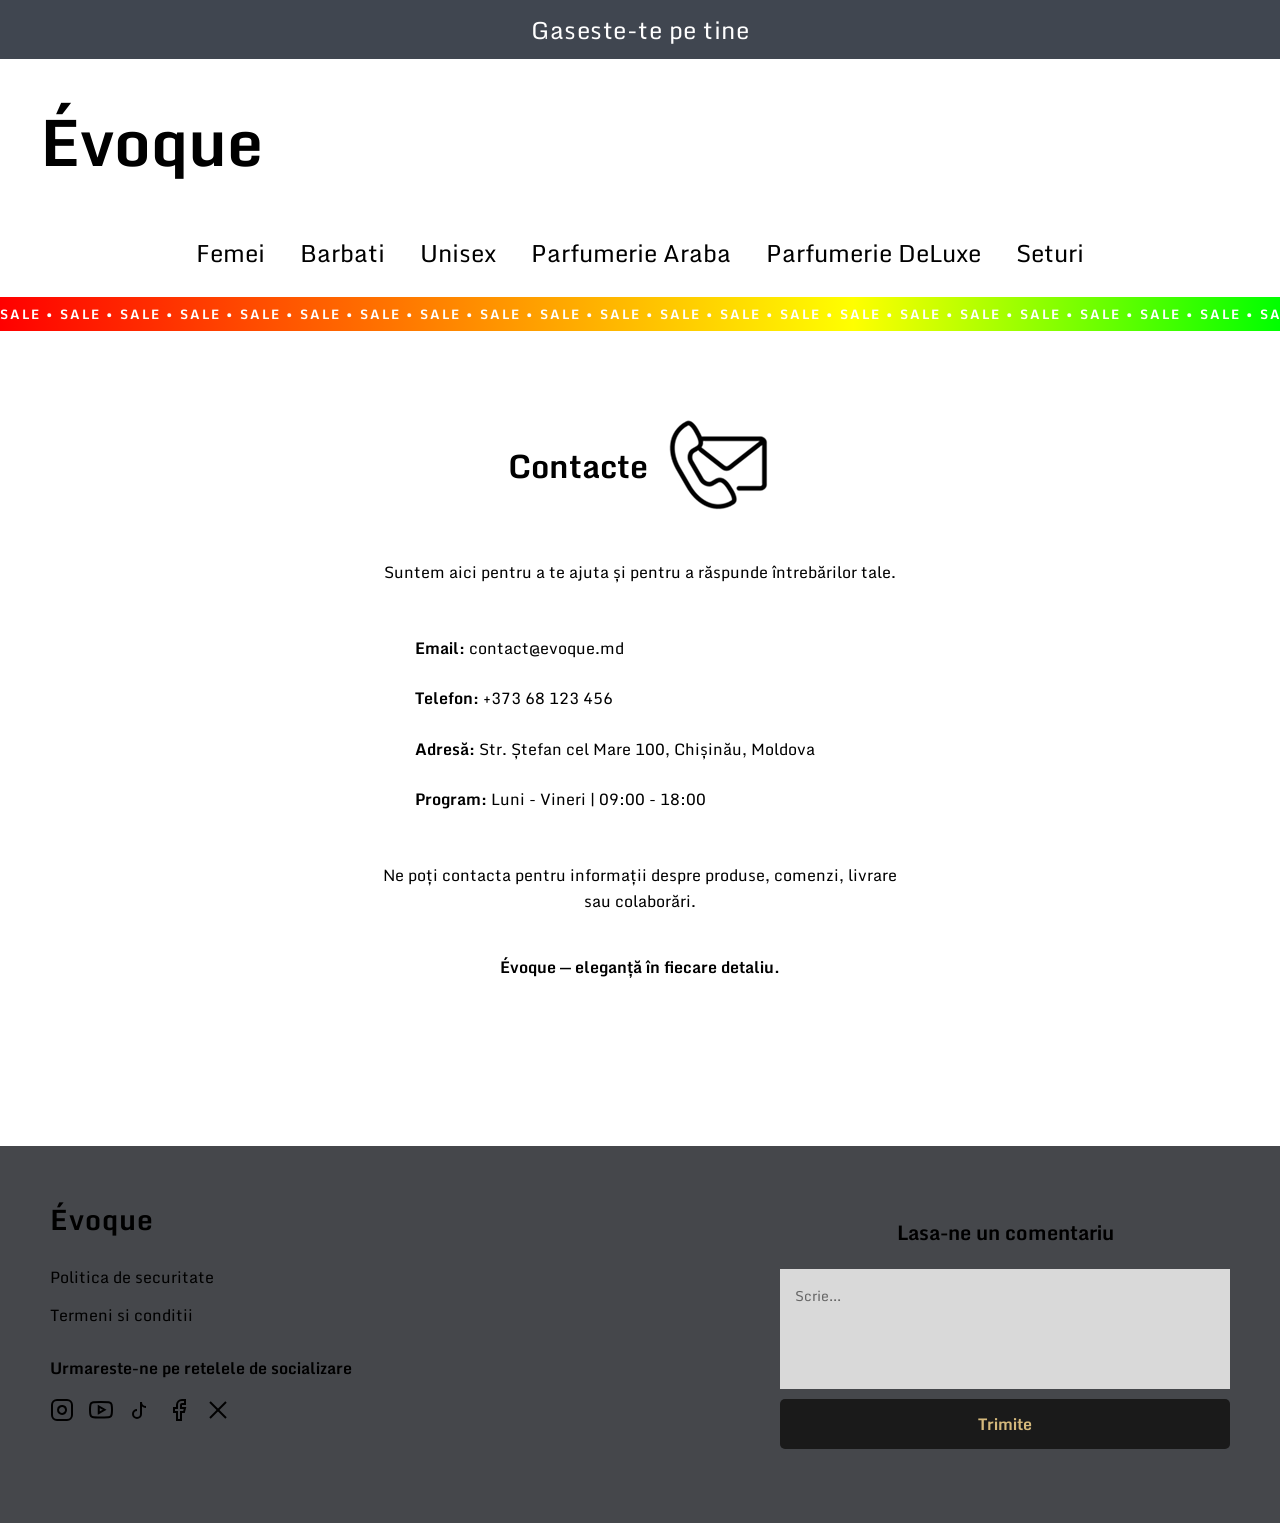
<file: contact.html>
<!DOCTYPE html>
<html lang="ro">
<head>
    <meta charset="UTF-8">
    <meta name="viewport" content="width=device-width, initial-scale=1.0">
    <title>Évoque - Contacte</title>
    <link rel="preconnect" href="https://fonts.googleapis.com">
    <link rel="preconnect" href="https://fonts.gstatic.com" crossorigin>
    <link href="https://fonts.googleapis.com/css2?family=Monda:wght@400;700&display=swap" rel="stylesheet">
    <style>
        /* --- GLOBAL --- */
        body {
            font-family: 'Monda', sans-serif;
            margin: 0;
            padding: 0;
            background-color: #ffffff;
            overflow-x: hidden;
            scroll-behavior: smooth;
        }
        
        * {
            box-sizing: border-box;
        }

        /* --- HEADER LAYOUT & STYLING --- */
        .header-container {
            background-color: #ffffff;
            width: 100%;
        }

        .top-banner {
            background-color: #404650;
            color: #ffffff;
            text-align: center;
            padding: 10px 15px;
            font-size: 24px;
            letter-spacing: 0.5px;
        }

        .main-content {
            max-width: 1400px;
            margin: 0 auto;
            padding: 20px 40px;
        }

        .logo-container {
            display: flex;
            justify-content: flex-start;
            padding-top: 30px;
            padding-bottom: 20px;
        }

        .logo {
            font-size: 64px;
            font-weight: 700;
            color: #000000;
            text-decoration: none;
            display: inline-block;
        }

        .nav-container {
            padding-bottom: 25px;
        }

        .nav-menu {
            display: flex;
            justify-content: center;
            gap: 35px;
            flex-wrap: wrap;
        }

        .nav-menu a {
            text-decoration: none;
            color: #000000;
            font-size: 24px;
            transition: color 0.3s ease;
            white-space: nowrap; 
        }

        .nav-menu a:hover {
            color: #d5b97c;
        }

        /* Bottom RGB Sale Bar */
        .sale-bar {
            background: linear-gradient(90deg, #ff0000, #ff7f00, #ffff00, #00ff00, #0000ff, #4b0082, #9400d3);
            background-size: 200% 200%;
            animation: gradientRGB 5s ease infinite;
            color: #ffffff;
            padding: 6px 0;
            font-size: 13px;
            font-weight: 700;
            letter-spacing: 2px;
            overflow: hidden;
            width: 100%;
        }

        .sale-bar-track {
            display: flex;
            white-space: nowrap;
            width: max-content;
            animation: scrollSaleText 15s linear infinite;
        }

        @keyframes scrollSaleText {
            0% { transform: translateX(0); }
            100% { transform: translateX(-50%); }
        }

        @keyframes gradientRGB {
            0% { background-position: 0% 50%; }
            50% { background-position: 100% 50%; }
            100% { background-position: 0% 50%; }
        }

        /* --- CONTACT CONTENT STYLING --- */
        .contact-container {
            max-width: 1000px;
            margin: 0 auto;
            padding: 80px 20px;
            text-align: center;
            min-height: 50vh;
        }

        .contact-title {
            font-size: 36px;
            font-weight: 700;
            color: #000000;
            margin-bottom: 40px;
        }

        .contact-text {
            font-size: 18px;
            line-height: 1.6;
            color: #333;
        }

        /* --- FOOTER LAYOUT & STYLING --- */
        .site-footer {
            display: flex;
            justify-content: space-between;
            align-items: flex-start;
            background-color: #45474b;
            padding: 50px;
            flex-wrap: wrap;
            margin-top: 50px;
        }

        .footer-left {
            display: flex;
            flex-direction: column;
            gap: 12px;
            width: 100%;
            max-width: 400px;
        }

        .footer-logo {
            font-size: 28px;
            font-weight: 700;
            color: #000000;
            margin-bottom: 10px;
            letter-spacing: 1px;
        }

        .footer-link {
            color: #000000;
            text-decoration: none;
            font-size: 16px;
            transition: color 0.2s;
        }

        .footer-link:hover {
            color: #d5b97c;
        }

        .social-text {
            color: #000000;
            font-weight: bold;
            margin-top: 15px;
            margin-bottom: 5px;
        }

        .social-icons {
            display: flex;
            gap: 15px;
        }

        .social-icons svg {
            width: 24px;
            height: 24px;
            cursor: pointer;
            transition: stroke 0.3s ease;
        }

        .social-icons svg:hover {
            stroke: #d5b97c;
        }

        .footer-right {
            width: 100%;
            max-width: 450px;
            display: flex;
            flex-direction: column;
            align-items: center;
        }

        .comment-form {
            width: 100%;
            display: flex;
            flex-direction: column;
        }

        .comment-label {
            font-size: 20px;
            font-weight: bold;
            color: #000000;
            margin-bottom: 20px;
            text-align: center;
        }

        .comment-input {
            width: 100%;
            height: 120px;
            background-color: #d9d9d9;
            border: none;
            padding: 15px;
            font-family: inherit;
            font-size: 14px;
            resize: none;
            color: #333;
            box-sizing: border-box;
        }

        .comment-input::placeholder {
            color: #666;
        }

        .submit-btn {
            background-color: #1a1a1a;
            color: #d5b97c;
            border: none;
            padding: 12px 20px;
            font-family: 'Monda', sans-serif;
            font-weight: 700;
            font-size: 16px;
            cursor: pointer;
            border-radius: 5px;
            transition: background 0.3s;
            width: 100%;
        }

        .submit-btn:hover {
            background-color: #000;
        }

        /* --- RESPONSIVE ADJUSTMENTS --- */
        @media (max-width: 768px) {
            .site-footer {
                flex-direction: column;
                align-items: center;
                gap: 40px;
                padding: 30px 20px;
            }
            
            .footer-left {
                text-align: center;
                align-items: center;
            }
            
            .social-icons {
                justify-content: center;
            }

            .logo-container {
                justify-content: center;
            }
        }
        
        /* --- ANIMATIONS --- */
        .fade-in-scroll {
            opacity: 0;
            transform: translateY(40px);
            transition: opacity 0.8s ease-out, transform 0.8s ease-out;
        }

        .fade-in-scroll.visible {
            opacity: 1;
            transform: translateY(0);
        }
        /* --- CONTACT CONTENT STYLING --- */
        .contact-page-container {
            max-width: 800px;
            margin: 0 auto;
            padding: 80px 20px 100px 20px;
            color: #000000;
            font-family: 'Monda', sans-serif;
        }

        .contact-header {
            display: flex;
            align-items: center;
            justify-content: center;
            gap: 15px;
            margin-bottom: 40px;
        }

        .contact-header h1 {
            font-size: 32px;
            margin: 0;
            font-weight: 700;
        }

        .contact-icon-svg {
            width: 45px;
            height: 45px;
            fill: none;
            stroke: #000;
            stroke-width: 1.5;
            stroke-linecap: round;
            stroke-linejoin: round;
        }

        .contact-intro {
            font-size: 16px;
            text-align: center;
            margin-bottom: 50px;
            line-height: 1.6;
        }

        .contact-details-list {
            list-style: none;
            padding: 0;
            margin: 0 auto 50px auto;
            max-width: 450px; /* Păstrează detaliile aliniate frumos pe centru */
            text-align: left;
        }

        .contact-details-list li {
            font-size: 16px;
            margin-bottom: 25px;
            line-height: 1.6;
        }

        .contact-details-list strong {
            font-weight: 700;
        }

        .contact-outro {
            font-size: 16px;
            text-align: center;
            margin-bottom: 40px;
            line-height: 1.6;
        }

        .contact-slogan {
            font-size: 16px;
            font-weight: 700;
            text-align: center;
        }
    </style>
</head>
<body>

    <header class="header-container">
        <div class="top-banner">Gaseste-te pe tine</div>
        
        <div class="main-content logo-container">
            <a href="index.html" class="logo">Évoque</a>
        </div>
        
        <div class="main-content nav-container">
            <nav class="nav-menu">
                <a href="femei.html">Femei</a>
                <a href="barbati.html">Barbati</a>
                <a href="unisex.html">Unisex</a>
                <a href="arab.html">Parfumerie Araba</a>
                <a href="deluxe.html">Parfumerie DeLuxe</a>
                <a href="set.html">Seturi</a>
            </nav>
        </div>

        <div class="sale-bar">
            <div class="sale-bar-track">
                <span>SALE • SALE • SALE • SALE • SALE • SALE • SALE • SALE • SALE • SALE • SALE • SALE • SALE • SALE • SALE • SALE • SALE • SALE • SALE • SALE • SALE • SALE • SALE • SALE •&nbsp;</span>
                <span>SALE • SALE • SALE • SALE • SALE • SALE • SALE • SALE • SALE • SALE • SALE • SALE • SALE • SALE • SALE • SALE • SALE • SALE • SALE • SALE • SALE • SALE • SALE • SALE •&nbsp;</span>
            </div>
        </div>
    </header>

<main class="contact-page-container fade-in-scroll">
        
        <div class="contact-header">
            <h1>Contacte</h1>
            <img src="img/icon/contact.png" alt="Delivery Icon" class="feature-icon">

        </div>

        <p class="contact-intro">
            Suntem aici pentru a te ajuta și pentru a răspunde întrebărilor tale.
        </p>

        <ul class="contact-details-list">
            <li><strong>Email:</strong> contact@evoque.md</li>
            <li><strong>Telefon:</strong> +373 68 123 456</li>
            <li><strong>Adresă:</strong> Str. Ștefan cel Mare 100, Chișinău, Moldova</li>
            <li><strong>Program:</strong> Luni - Vineri | 09:00 - 18:00</li>
        </ul>

        <p class="contact-outro">
            Ne poți contacta pentru informații despre produse, comenzi, livrare<br>sau colaborări.
        </p>

        <p class="contact-slogan">
            Évoque — eleganță în fiecare detaliu.
        </p>

    </main>

    <footer class="site-footer">
        <div class="footer-left">
            <div class="footer-logo">Évoque</div>
            <a href="politicy.html" class="footer-link">Politica de securitate</a>
            <a href="terms.html" class="footer-link">Termeni si conditii</a>
            
            <p class="social-text">Urmareste-ne pe retelele de socializare</p>
            <div class="social-icons">
                <svg viewBox="0 0 24 24" fill="none" stroke="black" stroke-width="2"><rect x="2" y="2" width="20" height="20" rx="5" ry="5"></rect><path d="M16 11.37A4 4 0 1 1 12.63 8 4 4 0 0 1 16 11.37z"></path><line x1="17.5" y1="6.5" x2="17.51" y2="6.5"></line></svg>
                <svg viewBox="0 0 24 24" fill="none" stroke="black" stroke-width="2"><path d="M22.54 6.42a2.78 2.78 0 0 0-1.94-2C18.88 4 12 4 12 4s-6.88 0-8.6.46a2.78 2.78 0 0 0-1.94 2A29 29 0 0 0 1 11.75a29 29 0 0 0 .46 5.33 2.78 2.78 0 0 0 1.94 2c1.72.46 8.6.46 8.6.46s6.88 0 8.6-.46a2.78 2.78 0 0 0 1.94-2 29 29 0 0 0 .46-5.33 29 29 0 0 0-.46-5.33z"></path><polygon points="9.75 15.02 15.5 11.75 9.75 8.48 9.75 15.02"></polygon></svg>
                <svg viewBox="0 0 24 24" fill="none" stroke="black" stroke-width="2"><path d="M9 12a4 4 0 1 0 4 4V4a5 5 0 0 0 5 5"></path></svg>
                <svg viewBox="0 0 24 24" fill="none" stroke="black" stroke-width="2"><path d="M18 2h-3a5 5 0 0 0-5 5v3H7v4h3v8h4v-8h3l1-4h-4V7a1 1 0 0 1 1-1h3z"></path></svg>
                <svg viewBox="0 0 24 24" fill="none" stroke="black" stroke-width="2"><line x1="4" y1="4" x2="20" y2="20"></line><line x1="20" y1="4" x2="4" y2="20"></line></svg>
            </div>
        </div>

        <div class="footer-right">
            <form class="comment-form" onsubmit="event.preventDefault(); document.querySelector('.status-message').textContent = 'Comentariu trimis!'; document.querySelector('.status-message').style.color = '#d5b97c'; this.reset();">
                <p class="comment-label">Lasa-ne un comentariu</p>
                <textarea name="comment_text" class="comment-input" placeholder="Scrie..." required></textarea>
                <button type="submit" class="submit-btn" style="margin-top: 10px;">Trimite</button>
                <p class="status-message" style="margin-top: 10px; font-size: 14px;"></p>
            </form>
        </div>
    </footer>

    <!-- SCRIPT PENTRU ANIMATII SCROLL -->
    <script>
        document.addEventListener("DOMContentLoaded", function() {
            const observerOptions = {
                root: null,
                rootMargin: '0px',
                threshold: 0.15 
            };

            const observer = new IntersectionObserver((entries, observer) => {
                entries.forEach(entry => {
                    if (entry.isIntersecting) {
                        entry.target.classList.add('visible');
                        observer.unobserve(entry.target); 
                    }
                });
            }, observerOptions);

            const fadeElements = document.querySelectorAll('.fade-in-scroll');
            fadeElements.forEach(el => observer.observe(el));
        });
    </script>
</body>
</html>
</file>
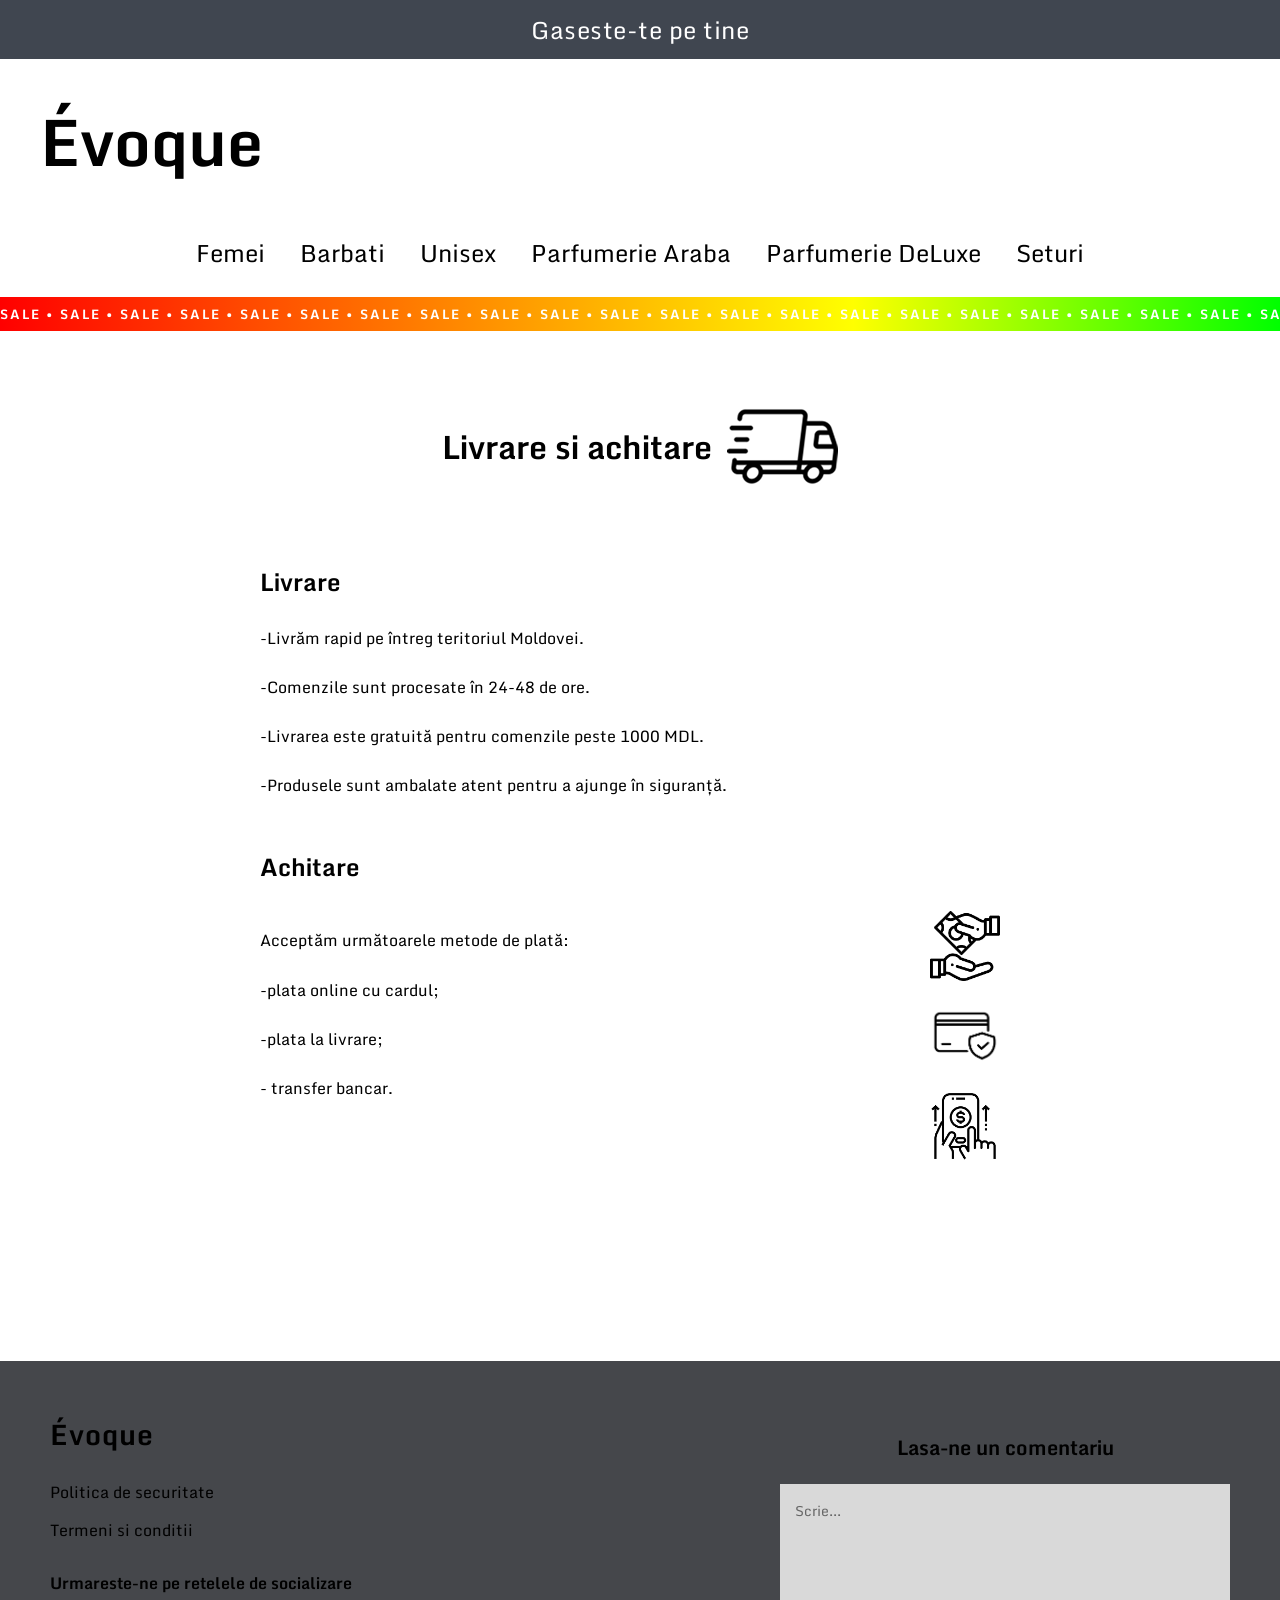
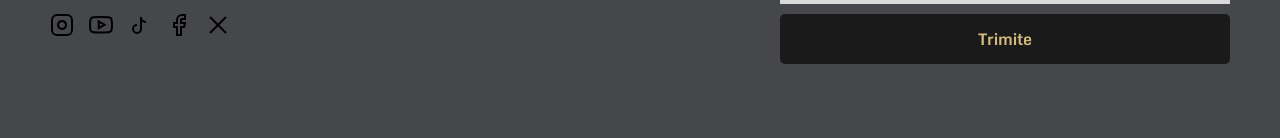
<file: delivery.html>
<!DOCTYPE html>
<html lang="ro">
<head>
    <meta charset="UTF-8">
    <meta name="viewport" content="width=device-width, initial-scale=1.0">
    <title>Évoque - Livrare si achitare</title>
    <link rel="preconnect" href="https://fonts.googleapis.com">
    <link rel="preconnect" href="https://fonts.gstatic.com" crossorigin>
    <link href="https://fonts.googleapis.com/css2?family=Monda:wght@400;700&display=swap" rel="stylesheet">
    <style>
        /* --- GLOBAL --- */
        body {
            font-family: 'Monda', sans-serif;
            margin: 0;
            padding: 0;
            background-color: #ffffff;
            overflow-x: hidden;
            scroll-behavior: smooth;
        }
        
        * {
            box-sizing: border-box;
        }

        /* --- HEADER LAYOUT & STYLING --- */
        .header-container {
            background-color: #ffffff;
            width: 100%;
        }

        .top-banner {
            background-color: #404650;
            color: #ffffff;
            text-align: center;
            padding: 10px 15px;
            font-size: 24px;
            letter-spacing: 0.5px;
        }

        .main-content {
            max-width: 1400px;
            margin: 0 auto;
            padding: 20px 40px;
        }

        .logo-container {
            display: flex;
            justify-content: flex-start;
            padding-top: 30px;
            padding-bottom: 20px;
        }

        .logo {
            font-size: 64px;
            font-weight: 700;
            color: #000000;
            text-decoration: none;
            display: inline-block;
        }

        .nav-container {
            padding-bottom: 25px;
        }

        .nav-menu {
            display: flex;
            justify-content: center;
            gap: 35px;
            flex-wrap: wrap;
        }

        .nav-menu a {
            text-decoration: none;
            color: #000000;
            font-size: 24px;
            transition: color 0.3s ease;
            white-space: nowrap; 
        }

        .nav-menu a.active {
            font-weight: 700;
        }

        .nav-menu a:hover {
            color: #d5b97c;
        }

        /* Bottom RGB Sale Bar */
        .sale-bar {
            background: linear-gradient(90deg, #ff0000, #ff7f00, #ffff00, #00ff00, #0000ff, #4b0082, #9400d3);
            background-size: 200% 200%;
            animation: gradientRGB 5s ease infinite;
            color: #ffffff;
            padding: 6px 0;
            font-size: 13px;
            font-weight: 700;
            letter-spacing: 2px;
            overflow: hidden;
            width: 100%;
        }

        .sale-bar-track {
            display: flex;
            white-space: nowrap;
            width: max-content;
            animation: scrollSaleText 15s linear infinite;
        }

        @keyframes scrollSaleText {
            0% { transform: translateX(0); }
            100% { transform: translateX(-50%); }
        }

        @keyframes gradientRGB {
            0% { background-position: 0% 50%; }
            50% { background-position: 100% 50%; }
            100% { background-position: 0% 50%; }
        }

        /* --- DELIVERY CONTENT STYLING --- */
        .delivery-container {
            max-width: 1000px;
            margin: 0 auto;
            padding: 80px 20px;
            text-align: center;
            min-height: 50vh;
        }

        .delivery-title {
            font-size: 36px;
            font-weight: 700;
            color: #000000;
            margin-bottom: 40px;
        }

        .delivery-text {
            font-size: 18px;
            line-height: 1.6;
            color: #333;
        }

        /* --- FOOTER LAYOUT & STYLING --- */
        .site-footer {
            display: flex;
            justify-content: space-between;
            align-items: flex-start;
            background-color: #45474b;
            padding: 50px;
            flex-wrap: wrap;
            margin-top: 50px;
        }

        .footer-left {
            display: flex;
            flex-direction: column;
            gap: 12px;
            width: 100%;
            max-width: 400px;
        }

        .footer-logo {
            font-size: 28px;
            font-weight: 700;
            color: #000000;
            margin-bottom: 10px;
            letter-spacing: 1px;
        }

        .footer-link {
            color: #000000;
            text-decoration: none;
            font-size: 16px;
            transition: color 0.2s;
        }

        .footer-link:hover {
            color: #d5b97c;
        }

        .social-text {
            color: #000000;
            font-weight: bold;
            margin-top: 15px;
            margin-bottom: 5px;
        }

        .social-icons {
            display: flex;
            gap: 15px;
        }

        .social-icons svg {
            width: 24px;
            height: 24px;
            cursor: pointer;
            transition: stroke 0.3s ease;
        }

        .social-icons svg:hover {
            stroke: #d5b97c;
        }

        .footer-right {
            width: 100%;
            max-width: 450px;
            display: flex;
            flex-direction: column;
            align-items: center;
        }

        .comment-form {
            width: 100%;
            display: flex;
            flex-direction: column;
        }

        .comment-label {
            font-size: 20px;
            font-weight: bold;
            color: #000000;
            margin-bottom: 20px;
            text-align: center;
        }

        .comment-input {
            width: 100%;
            height: 120px;
            background-color: #d9d9d9;
            border: none;
            padding: 15px;
            font-family: inherit;
            font-size: 14px;
            resize: none;
            color: #333;
            box-sizing: border-box;
        }

        .comment-input::placeholder {
            color: #666;
        }

        .submit-btn {
            background-color: #1a1a1a;
            color: #d5b97c;
            border: none;
            padding: 12px 20px;
            font-family: 'Monda', sans-serif;
            font-weight: 700;
            font-size: 16px;
            cursor: pointer;
            border-radius: 5px;
            transition: background 0.3s;
            width: 100%;
        }

        .submit-btn:hover {
            background-color: #000;
        }

        /* --- RESPONSIVE ADJUSTMENTS --- */
        @media (max-width: 768px) {
            .site-footer {
                flex-direction: column;
                align-items: center;
                gap: 40px;
                padding: 30px 20px;
            }
            
            .footer-left {
                text-align: center;
                align-items: center;
            }
            
            .social-icons {
                justify-content: center;
            }

            .logo-container {
                justify-content: center;
            }
        }
        
        /* --- ANIMATIONS --- */
        .fade-in-scroll {
            opacity: 0;
            transform: translateY(40px);
            transition: opacity 0.8s ease-out, transform 0.8s ease-out;
        }

        .fade-in-scroll.visible {
            opacity: 1;
            transform: translateY(0);
        }
        /* --- DELIVERY & PAYMENT STYLING --- */
        .delivery-page-container {
            max-width: 800px;
            margin: 0 auto;
            padding: 60px 20px 100px 20px;
            color: #000000;
            font-family: 'Monda', sans-serif;
        }

        .delivery-header {
            display: flex;
            align-items: center;
            justify-content: center;
            gap: 15px;
            margin-bottom: 60px;
        }

        .delivery-header h1 {
            font-size: 32px;
            margin: 0;
            font-weight: 700;
        }

        .header-truck-icon {
            width: 45px;
            height: 45px;
            fill: none;
            stroke: #000;
            stroke-width: 1.5;
            stroke-linecap: round;
            stroke-linejoin: round;
        }

        .content-section {
            margin-bottom: 50px;
        }

        .section-subtitle {
            font-size: 24px;
            font-weight: 700;
            margin-bottom: 25px;
            text-align: left;
        }

        .info-list {
            list-style: none;
            padding: 0;
            margin: 0;
            text-align: left;
        }

        .info-list li {
            font-size: 16px;
            margin-bottom: 25px;
            line-height: 1.5;
        }

        .payment-wrapper {
            display: flex;
            justify-content: space-between;
            align-items: flex-start;
            gap: 20px;
        }

        .payment-text-side {
            flex: 1;
            text-align: left;
        }

        .payment-text-side p {
            font-size: 16px;
            margin-bottom: 25px;
        }

        .payment-icons-side {
            display: flex;
            flex-direction: column;
            gap: 20px;
            align-items: center;
            padding-right: 20px;
        }

        .payment-icon-svg {
            width: 35px;
            height: 35px;
            fill: none;
            stroke: #000;
            stroke-width: 1.5;
            stroke-linecap: round;
            stroke-linejoin: round;
        }

        .payment-icons-side .feature-icon {
            width: 100%;
            max-width: 70px;
            max-height: 70px;
            object-fit: contain; /* Păstrează proporțiile imaginii fără a o deforma */
        }
        /* --- RESPONSIVE ADJUSTMENTS --- */
        @media (max-width: 600px) {
            .payment-wrapper {
                flex-direction: column;
            }
            .payment-icons-side {
                flex-direction: row;
                flex-wrap: wrap;
                justify-content: flex-start;
                padding-right: 0;
                margin-top: 20px;
            }
        }
    </style>
</head>
<body>

    <header class="header-container">
        <div class="top-banner">Gaseste-te pe tine</div>
        
        <div class="main-content logo-container">
            <a href="index.html" class="logo">Évoque</a>
        </div>
        
        <div class="main-content nav-container">
            <nav class="nav-menu">
                <a href="femei.html">Femei</a>
                <a href="barbati.html">Barbati</a>
                <a href="unisex.html">Unisex</a>
                <a href="arab.html">Parfumerie Araba</a>
                <a href="deluxe.html">Parfumerie DeLuxe</a>
                <a href="set.html">Seturi</a>
            </nav>
        </div>

        <div class="sale-bar">
            <div class="sale-bar-track">
                <span>SALE • SALE • SALE • SALE • SALE • SALE • SALE • SALE • SALE • SALE • SALE • SALE • SALE • SALE • SALE • SALE • SALE • SALE • SALE • SALE • SALE • SALE • SALE • SALE •&nbsp;</span>
                <span>SALE • SALE • SALE • SALE • SALE • SALE • SALE • SALE • SALE • SALE • SALE • SALE • SALE • SALE • SALE • SALE • SALE • SALE • SALE • SALE • SALE • SALE • SALE • SALE •&nbsp;</span>
            </div>
        </div>
    </header>

<main class="delivery-page-container fade-in-scroll">
        
        <!-- Titlu principal și iconiță camion -->
        <div class="delivery-header">
            <h1>Livrare si achitare</h1>
            <img src="img/icon/delivery.png" alt="Delivery Icon" class="feature-icon">

        </div>

        <!-- Secțiunea Livrare -->
        <div class="content-section fade-in-scroll">
            <h2 class="section-subtitle">Livrare</h2>
            <ul class="info-list">
                <li>-Livrăm rapid pe întreg teritoriul Moldovei.</li>
                <li>-Comenzile sunt procesate în 24-48 de ore.</li>
                <li>-Livrarea este gratuită pentru comenzile peste 1000 MDL.</li>
                <li>-Produsele sunt ambalate atent pentru a ajunge în siguranță.</li>
            </ul>
        </div>

        <!-- Secțiunea Achitare -->
        <div class="content-section fade-in-scroll">
            <h2 class="section-subtitle">Achitare</h2>
            
            <div class="payment-wrapper">
                <!-- Partea cu text -->
                <div class="payment-text-side">
                    <p>Acceptăm următoarele metode de plată:</p>
                    <ul class="info-list">
                        <li>-plata online cu cardul;</li>
                        <li>-plata la livrare;</li>
                        <li>- transfer bancar.</li>
                    </ul>
                </div>

<!-- Partea cu iconițe -->
                <div class="payment-icons-side">
                    <!-- Icon: Bani în mână -->
                    <img src="img/icon/cash.png" alt="Plata cash" class="feature-icon">

                    <!-- Icon: Ofertă/Primire / Card -->
                    <img src="img/icon/card.png" alt="Plata card" class="feature-icon">

                    <!-- Icon: Card cu scut / Transfer -->
                    <img src="img/icon/transfer.png" alt="Transfer bancar" class="feature-icon">
                </div>
            </div>
        </div>

    </main>

    <footer class="site-footer">
        <div class="footer-left">
            <div class="footer-logo">Évoque</div>
            <a href="politicy.html" class="footer-link">Politica de securitate</a>
            <a href="terms.html" class="footer-link">Termeni si conditii</a>
            
            <p class="social-text">Urmareste-ne pe retelele de socializare</p>
            <div class="social-icons">
                <svg viewBox="0 0 24 24" fill="none" stroke="black" stroke-width="2"><rect x="2" y="2" width="20" height="20" rx="5" ry="5"></rect><path d="M16 11.37A4 4 0 1 1 12.63 8 4 4 0 0 1 16 11.37z"></path><line x1="17.5" y1="6.5" x2="17.51" y2="6.5"></line></svg>
                <svg viewBox="0 0 24 24" fill="none" stroke="black" stroke-width="2"><path d="M22.54 6.42a2.78 2.78 0 0 0-1.94-2C18.88 4 12 4 12 4s-6.88 0-8.6.46a2.78 2.78 0 0 0-1.94 2A29 29 0 0 0 1 11.75a29 29 0 0 0 .46 5.33 2.78 2.78 0 0 0 1.94 2c1.72.46 8.6.46 8.6.46s6.88 0 8.6-.46a2.78 2.78 0 0 0 1.94-2 29 29 0 0 0 .46-5.33 29 29 0 0 0-.46-5.33z"></path><polygon points="9.75 15.02 15.5 11.75 9.75 8.48 9.75 15.02"></polygon></svg>
                <svg viewBox="0 0 24 24" fill="none" stroke="black" stroke-width="2"><path d="M9 12a4 4 0 1 0 4 4V4a5 5 0 0 0 5 5"></path></svg>
                <svg viewBox="0 0 24 24" fill="none" stroke="black" stroke-width="2"><path d="M18 2h-3a5 5 0 0 0-5 5v3H7v4h3v8h4v-8h3l1-4h-4V7a1 1 0 0 1 1-1h3z"></path></svg>
                <svg viewBox="0 0 24 24" fill="none" stroke="black" stroke-width="2"><line x1="4" y1="4" x2="20" y2="20"></line><line x1="20" y1="4" x2="4" y2="20"></line></svg>
            </div>
        </div>

        <div class="footer-right">
            <form class="comment-form" onsubmit="event.preventDefault(); document.querySelector('.status-message').textContent = 'Comentariu trimis!'; document.querySelector('.status-message').style.color = '#d5b97c'; this.reset();">
                <p class="comment-label">Lasa-ne un comentariu</p>
                <textarea name="comment_text" class="comment-input" placeholder="Scrie..." required></textarea>
                <button type="submit" class="submit-btn" style="margin-top: 10px;">Trimite</button>
                <p class="status-message" style="margin-top: 10px; font-size: 14px;"></p>
            </form>
        </div>
    </footer>

    <!-- SCRIPT PENTRU ANIMATII SCROLL -->
    <script>
        document.addEventListener("DOMContentLoaded", function() {
            const observerOptions = {
                root: null,
                rootMargin: '0px',
                threshold: 0.15 
            };

            const observer = new IntersectionObserver((entries, observer) => {
                entries.forEach(entry => {
                    if (entry.isIntersecting) {
                        entry.target.classList.add('visible');
                        observer.unobserve(entry.target); 
                    }
                });
            }, observerOptions);

            const fadeElements = document.querySelectorAll('.fade-in-scroll');
            fadeElements.forEach(el => observer.observe(el));
        });
    </script>
</body>
</html>
</file>
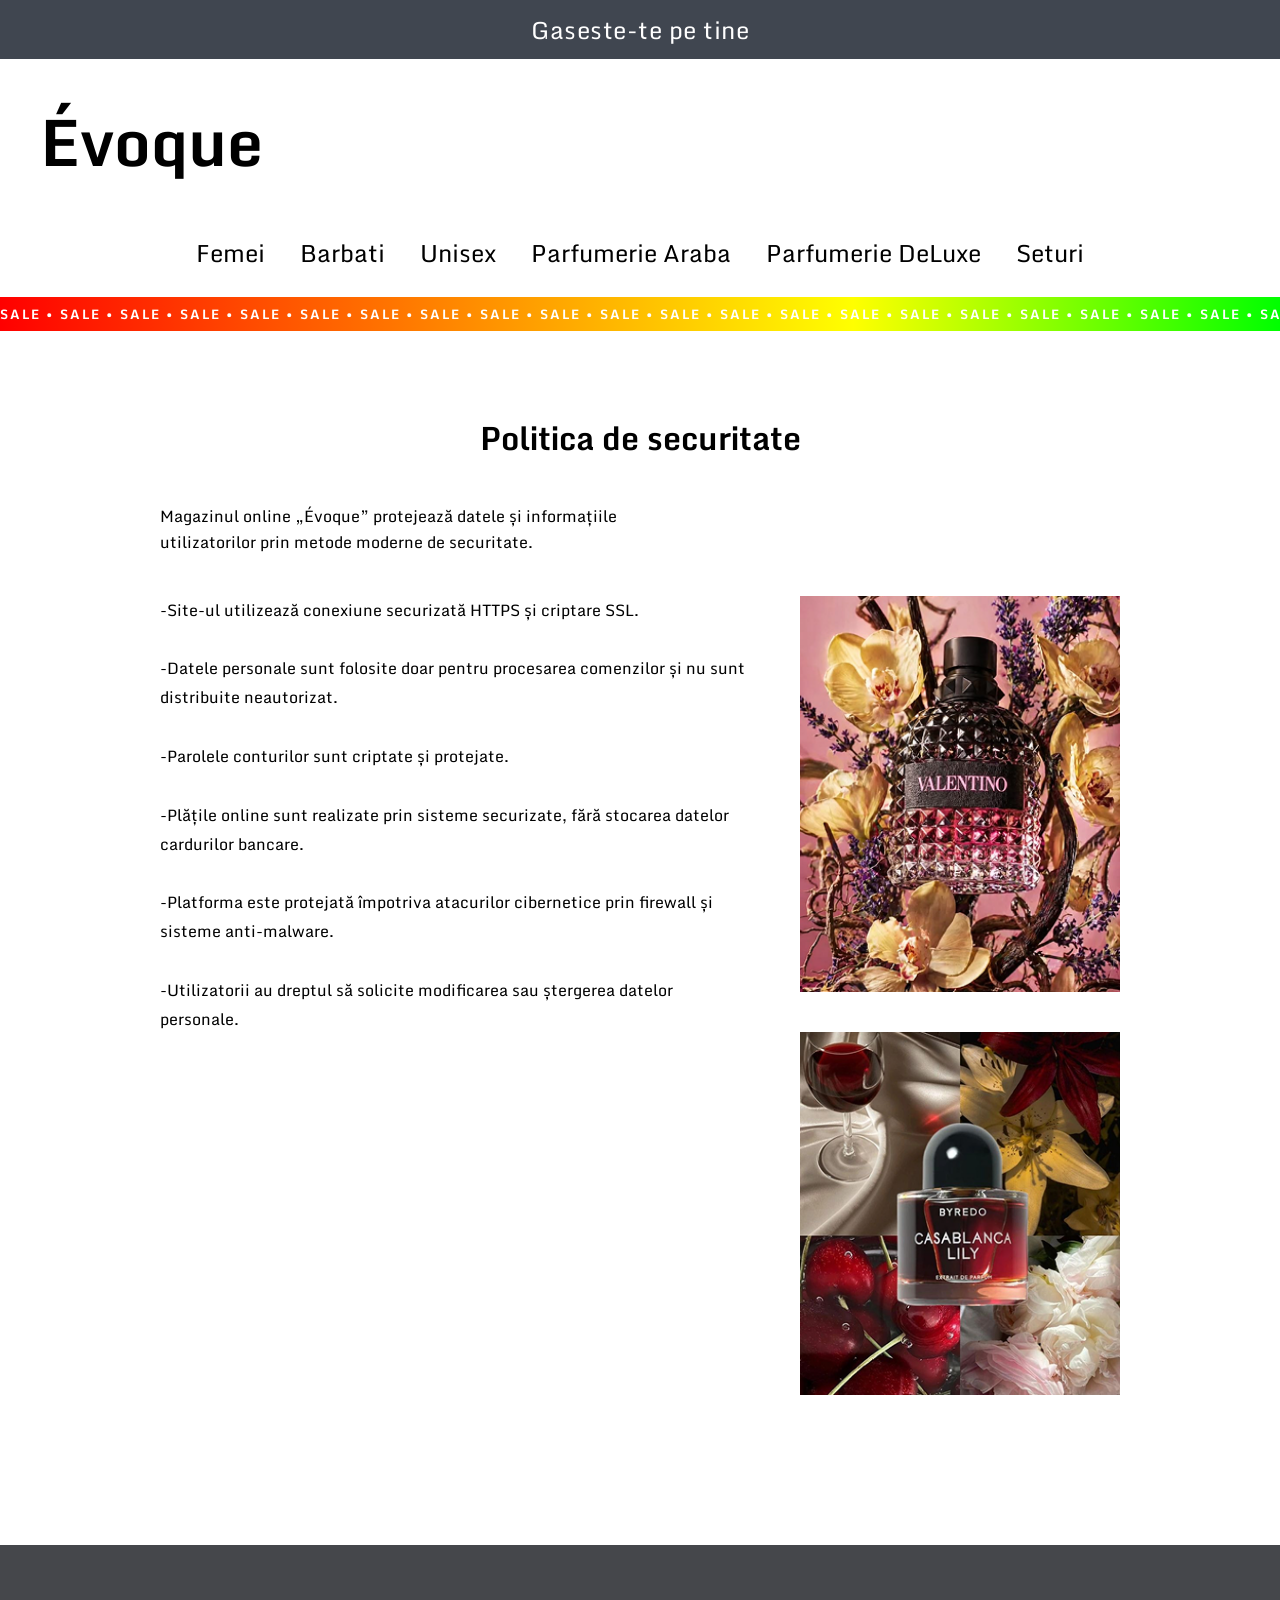
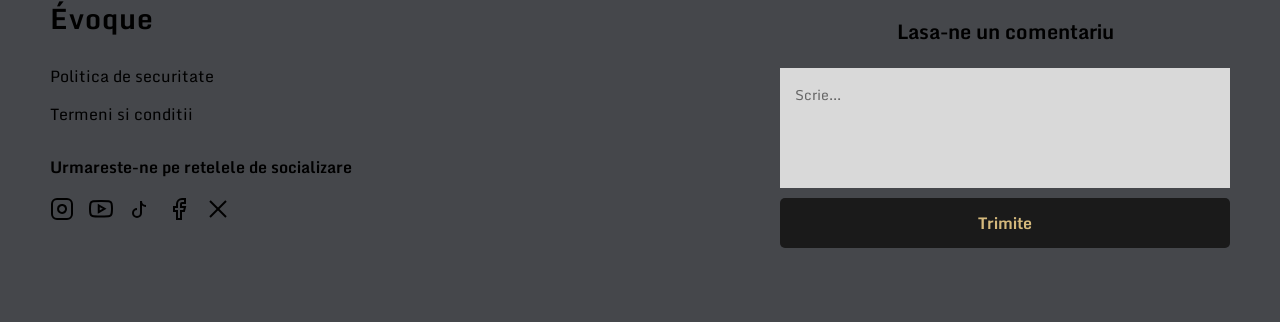
<file: politicy.html>
<!DOCTYPE html>
<html lang="ro">
<head>
    <meta charset="UTF-8">
    <meta name="viewport" content="width=device-width, initial-scale=1.0">
    <title>Évoque - Politica de securitate</title>
    <link rel="preconnect" href="https://fonts.googleapis.com">
    <link rel="preconnect" href="https://fonts.gstatic.com" crossorigin>
    <link href="https://fonts.googleapis.com/css2?family=Monda:wght@400;700&display=swap" rel="stylesheet">
    <style>
        /* --- GLOBAL --- */
        body {
            font-family: 'Monda', sans-serif;
            margin: 0;
            padding: 0;
            background-color: #ffffff;
            overflow-x: hidden;
            scroll-behavior: smooth;
        }
        
        * {
            box-sizing: border-box;
        }

        /* --- HEADER LAYOUT & STYLING --- */
        .header-container {
            background-color: #ffffff;
            width: 100%;
        }

        .top-banner {
            background-color: #404650;
            color: #ffffff;
            text-align: center;
            padding: 10px 15px;
            font-size: 24px;
            letter-spacing: 0.5px;
        }

        .main-content {
            max-width: 1400px;
            margin: 0 auto;
            padding: 20px 40px;
        }

        .logo-container {
            display: flex;
            justify-content: flex-start;
            padding-top: 30px;
            padding-bottom: 20px;
        }

        .logo {
            font-size: 64px;
            font-weight: 700;
            color: #000000;
            text-decoration: none;
            display: inline-block;
        }

        .nav-container {
            padding-bottom: 25px;
        }

        .nav-menu {
            display: flex;
            justify-content: center;
            gap: 35px;
            flex-wrap: wrap;
        }

        .nav-menu a {
            text-decoration: none;
            color: #000000;
            font-size: 24px;
            transition: color 0.3s ease;
            white-space: nowrap; 
        }

        .nav-menu a:hover {
            color: #d5b97c;
        }

        /* Bottom RGB Sale Bar */
        .sale-bar {
            background: linear-gradient(90deg, #ff0000, #ff7f00, #ffff00, #00ff00, #0000ff, #4b0082, #9400d3);
            background-size: 200% 200%;
            animation: gradientRGB 5s ease infinite;
            color: #ffffff;
            padding: 6px 0;
            font-size: 13px;
            font-weight: 700;
            letter-spacing: 2px;
            overflow: hidden;
            width: 100%;
        }

        .sale-bar-track {
            display: flex;
            white-space: nowrap;
            width: max-content;
            animation: scrollSaleText 15s linear infinite;
        }

        @keyframes scrollSaleText {
            0% { transform: translateX(0); }
            100% { transform: translateX(-50%); }
        }

        @keyframes gradientRGB {
            0% { background-position: 0% 50%; }
            50% { background-position: 100% 50%; }
            100% { background-position: 0% 50%; }
        }

        /* --- POLICY CONTENT STYLING --- */
        .policy-container {
            max-width: 800px;
            margin: 0 auto;
            padding: 80px 20px 100px 20px;
            color: #000000;
            font-family: 'Monda', sans-serif;
            text-align: left;
            min-height: 50vh;
        }

        .policy-title {
            font-size: 32px;
            font-weight: 700;
            text-align: center;
            margin-bottom: 40px;
        }

        .policy-subtitle {
            font-size: 20px;
            font-weight: 700;
            margin-top: 40px;
            margin-bottom: 15px;
            color: #1a1a1a;
        }

        .policy-text {
            font-size: 18px;
            line-height: 1.6;
            margin-bottom: 20px;
        }

        /* --- FOOTER LAYOUT & STYLING --- */
        .site-footer {
            display: flex;
            justify-content: space-between;
            align-items: flex-start;
            background-color: #45474b;
            padding: 50px;
            flex-wrap: wrap;
            margin-top: 50px;
        }

        .footer-left {
            display: flex;
            flex-direction: column;
            gap: 12px;
            width: 100%;
            max-width: 400px;
        }

        .footer-logo {
            font-size: 28px;
            font-weight: 700;
            color: #000000;
            margin-bottom: 10px;
            letter-spacing: 1px;
        }

        .footer-link {
            color: #000000;
            text-decoration: none;
            font-size: 16px;
            transition: color 0.2s;
        }

        .footer-link:hover {
            color: #d5b97c;
        }

        .social-text {
            color: #000000;
            font-weight: bold;
            margin-top: 15px;
            margin-bottom: 5px;
        }

        .social-icons {
            display: flex;
            gap: 15px;
        }

        .social-icons svg {
            width: 24px;
            height: 24px;
            cursor: pointer;
            transition: stroke 0.3s ease;
        }

        .social-icons svg:hover {
            stroke: #d5b97c;
        }

        .footer-right {
            width: 100%;
            max-width: 450px;
            display: flex;
            flex-direction: column;
            align-items: center;
        }

        .comment-form {
            width: 100%;
            display: flex;
            flex-direction: column;
        }

        .comment-label {
            font-size: 20px;
            font-weight: bold;
            color: #000000;
            margin-bottom: 20px;
            text-align: center;
        }

        .comment-input {
            width: 100%;
            height: 120px;
            background-color: #d9d9d9;
            border: none;
            padding: 15px;
            font-family: inherit;
            font-size: 14px;
            resize: none;
            color: #333;
            box-sizing: border-box;
        }

        .comment-input::placeholder {
            color: #666;
        }

        .submit-btn {
            background-color: #1a1a1a;
            color: #d5b97c;
            border: none;
            padding: 12px 20px;
            font-family: 'Monda', sans-serif;
            font-weight: 700;
            font-size: 16px;
            cursor: pointer;
            border-radius: 5px;
            transition: background 0.3s;
            width: 100%;
        }

        .submit-btn:hover {
            background-color: #000;
        }

        /* --- RESPONSIVE ADJUSTMENTS --- */
        @media (max-width: 768px) {
            .site-footer {
                flex-direction: column;
                align-items: center;
                gap: 40px;
                padding: 30px 20px;
            }
            
            .footer-left {
                text-align: center;
                align-items: center;
            }
            
            .social-icons {
                justify-content: center;
            }

            .logo-container {
                justify-content: center;
            }
        }
        
        /* --- ANIMATIONS --- */
        .fade-in-scroll {
            opacity: 0;
            transform: translateY(40px);
            transition: opacity 0.8s ease-out, transform 0.8s ease-out;
        }

        .fade-in-scroll.visible {
            opacity: 1;
            transform: translateY(0);
        }
        /* --- POLICY CONTENT STYLING --- */
        .policy-container {
            max-width: 1000px;
            margin: 0 auto;
            padding: 60px 20px 100px 20px;
            color: #000000;
            font-family: 'Monda', sans-serif;
        }

        .policy-title {
            font-size: 32px;
            font-weight: 700;
            text-align: center;
            margin-bottom: 40px;
        }

        .policy-intro {
            font-size: 16px;
            line-height: 1.6;
            margin-bottom: 40px;
            text-align: left;
        }

        .policy-content-wrapper {
            display: flex;
            align-items: flex-start;
            justify-content: space-between;
            gap: 50px;
        }

        .policy-text-side {
            flex: 1;
        }

        .policy-list {
            list-style: none;
            padding: 0;
            margin: 0;
            text-align: left;
        }

        .policy-list li {
            font-size: 16px;
            line-height: 1.8;
            margin-bottom: 30px;
        }

        .policy-images-side {
            flex: 0 0 320px; 
            display: flex;
            flex-direction: column;
            gap: 40px;
        }

        .policy-images-side img {
            width: 100%;
            height: auto;
            object-fit: cover;
            display: block;
        }

        /* --- RESPONSIVE ADJUSTMENTS --- */
        @media (max-width: 768px) {
            .policy-content-wrapper {
                flex-direction: column;
            }
            .policy-images-side {
                flex: 0 0 auto;
                width: 100%;
                max-width: 400px;
                margin: 0 auto;
            }
        }
    </style>
</head>
<body>

    <header class="header-container">
        <div class="top-banner">Gaseste-te pe tine</div>
        
        <div class="main-content logo-container">
            <a href="index.html" class="logo">Évoque</a>
        </div>
        
        <div class="main-content nav-container">
            <nav class="nav-menu">
                <a href="femei.html">Femei</a>
                <a href="barbati.html">Barbati</a>
                <a href="unisex.html">Unisex</a>
                <a href="arab.html">Parfumerie Araba</a>
                <a href="deluxe.html">Parfumerie DeLuxe</a>
                <a href="set.html">Seturi</a>
            </nav>
        </div>

        <div class="sale-bar">
            <div class="sale-bar-track">
                <span>SALE • SALE • SALE • SALE • SALE • SALE • SALE • SALE • SALE • SALE • SALE • SALE • SALE • SALE • SALE • SALE • SALE • SALE • SALE • SALE • SALE • SALE • SALE • SALE •&nbsp;</span>
                <span>SALE • SALE • SALE • SALE • SALE • SALE • SALE • SALE • SALE • SALE • SALE • SALE • SALE • SALE • SALE • SALE • SALE • SALE • SALE • SALE • SALE • SALE • SALE • SALE •&nbsp;</span>
            </div>
        </div>
    </header>

<main class="policy-container fade-in-scroll">
        
        <h1 class="policy-title">Politica de securitate</h1>
        
        <p class="policy-intro">
            Magazinul online „Évoque” protejează datele și informațiile<br>utilizatorilor prin metode moderne de securitate.
        </p>

        <div class="policy-content-wrapper">
            <div class="policy-text-side">
                <ul class="policy-list">
                    <li>-Site-ul utilizează conexiune securizată HTTPS și criptare SSL.</li>
                    <li>-Datele personale sunt folosite doar pentru procesarea comenzilor și nu sunt distribuite neautorizat.</li>
                    <li>-Parolele conturilor sunt criptate și protejate.</li>
                    <li>-Plățile online sunt realizate prin sisteme securizate, fără stocarea datelor cardurilor bancare.</li>
                    <li>-Platforma este protejată împotriva atacurilor cibernetice prin firewall și sisteme anti-malware.</li>
                    <li>-Utilizatorii au dreptul să solicite modificarea sau ștergerea datelor personale.</li>
                </ul>
            </div>

            <div class="policy-images-side">
                <img src="img/policy/valentino_secure.png" alt="Valentino" class="fade-in-scroll">
                <img src="img/policy/byredo_secure.png" alt="Casablanca Lily" class="fade-in-scroll">
            </div>
        </div>

    </main>

    <footer class="site-footer">
        <div class="footer-left">
            <div class="footer-logo">Évoque</div>
            <!-- Asigură-te că link-ul de aici se potrivește cu numele fișierului pe care îl folosești (policy.html sau politica.html) -->
            <a href="policy.html" class="footer-link">Politica de securitate</a>
            <a href="terms.html" class="footer-link">Termeni si conditii</a>
            
            <p class="social-text">Urmareste-ne pe retelele de socializare</p>
            <div class="social-icons">
                <svg viewBox="0 0 24 24" fill="none" stroke="black" stroke-width="2"><rect x="2" y="2" width="20" height="20" rx="5" ry="5"></rect><path d="M16 11.37A4 4 0 1 1 12.63 8 4 4 0 0 1 16 11.37z"></path><line x1="17.5" y1="6.5" x2="17.51" y2="6.5"></line></svg>
                <svg viewBox="0 0 24 24" fill="none" stroke="black" stroke-width="2"><path d="M22.54 6.42a2.78 2.78 0 0 0-1.94-2C18.88 4 12 4 12 4s-6.88 0-8.6.46a2.78 2.78 0 0 0-1.94 2A29 29 0 0 0 1 11.75a29 29 0 0 0 .46 5.33 2.78 2.78 0 0 0 1.94 2c1.72.46 8.6.46 8.6.46s6.88 0 8.6-.46a2.78 2.78 0 0 0 1.94-2 29 29 0 0 0 .46-5.33 29 29 0 0 0-.46-5.33z"></path><polygon points="9.75 15.02 15.5 11.75 9.75 8.48 9.75 15.02"></polygon></svg>
                <svg viewBox="0 0 24 24" fill="none" stroke="black" stroke-width="2"><path d="M9 12a4 4 0 1 0 4 4V4a5 5 0 0 0 5 5"></path></svg>
                <svg viewBox="0 0 24 24" fill="none" stroke="black" stroke-width="2"><path d="M18 2h-3a5 5 0 0 0-5 5v3H7v4h3v8h4v-8h3l1-4h-4V7a1 1 0 0 1 1-1h3z"></path></svg>
                <svg viewBox="0 0 24 24" fill="none" stroke="black" stroke-width="2"><line x1="4" y1="4" x2="20" y2="20"></line><line x1="20" y1="4" x2="4" y2="20"></line></svg>
            </div>
        </div>

        <div class="footer-right">
            <form class="comment-form" onsubmit="event.preventDefault(); document.querySelector('.status-message').textContent = 'Comentariu trimis!'; document.querySelector('.status-message').style.color = '#d5b97c'; this.reset();">
                <p class="comment-label">Lasa-ne un comentariu</p>
                <textarea name="comment_text" class="comment-input" placeholder="Scrie..." required></textarea>
                <button type="submit" class="submit-btn" style="margin-top: 10px;">Trimite</button>
                <p class="status-message" style="margin-top: 10px; font-size: 14px;"></p>
            </form>
        </div>
    </footer>

    <!-- SCRIPT PENTRU ANIMATII SCROLL -->
    <script>
        document.addEventListener("DOMContentLoaded", function() {
            const observerOptions = {
                root: null,
                rootMargin: '0px',
                threshold: 0.15 
            };

            const observer = new IntersectionObserver((entries, observer) => {
                entries.forEach(entry => {
                    if (entry.isIntersecting) {
                        entry.target.classList.add('visible');
                        observer.unobserve(entry.target); 
                    }
                });
            }, observerOptions);

            const fadeElements = document.querySelectorAll('.fade-in-scroll');
            fadeElements.forEach(el => observer.observe(el));
        });
    </script>
</body>
</html>
</file>
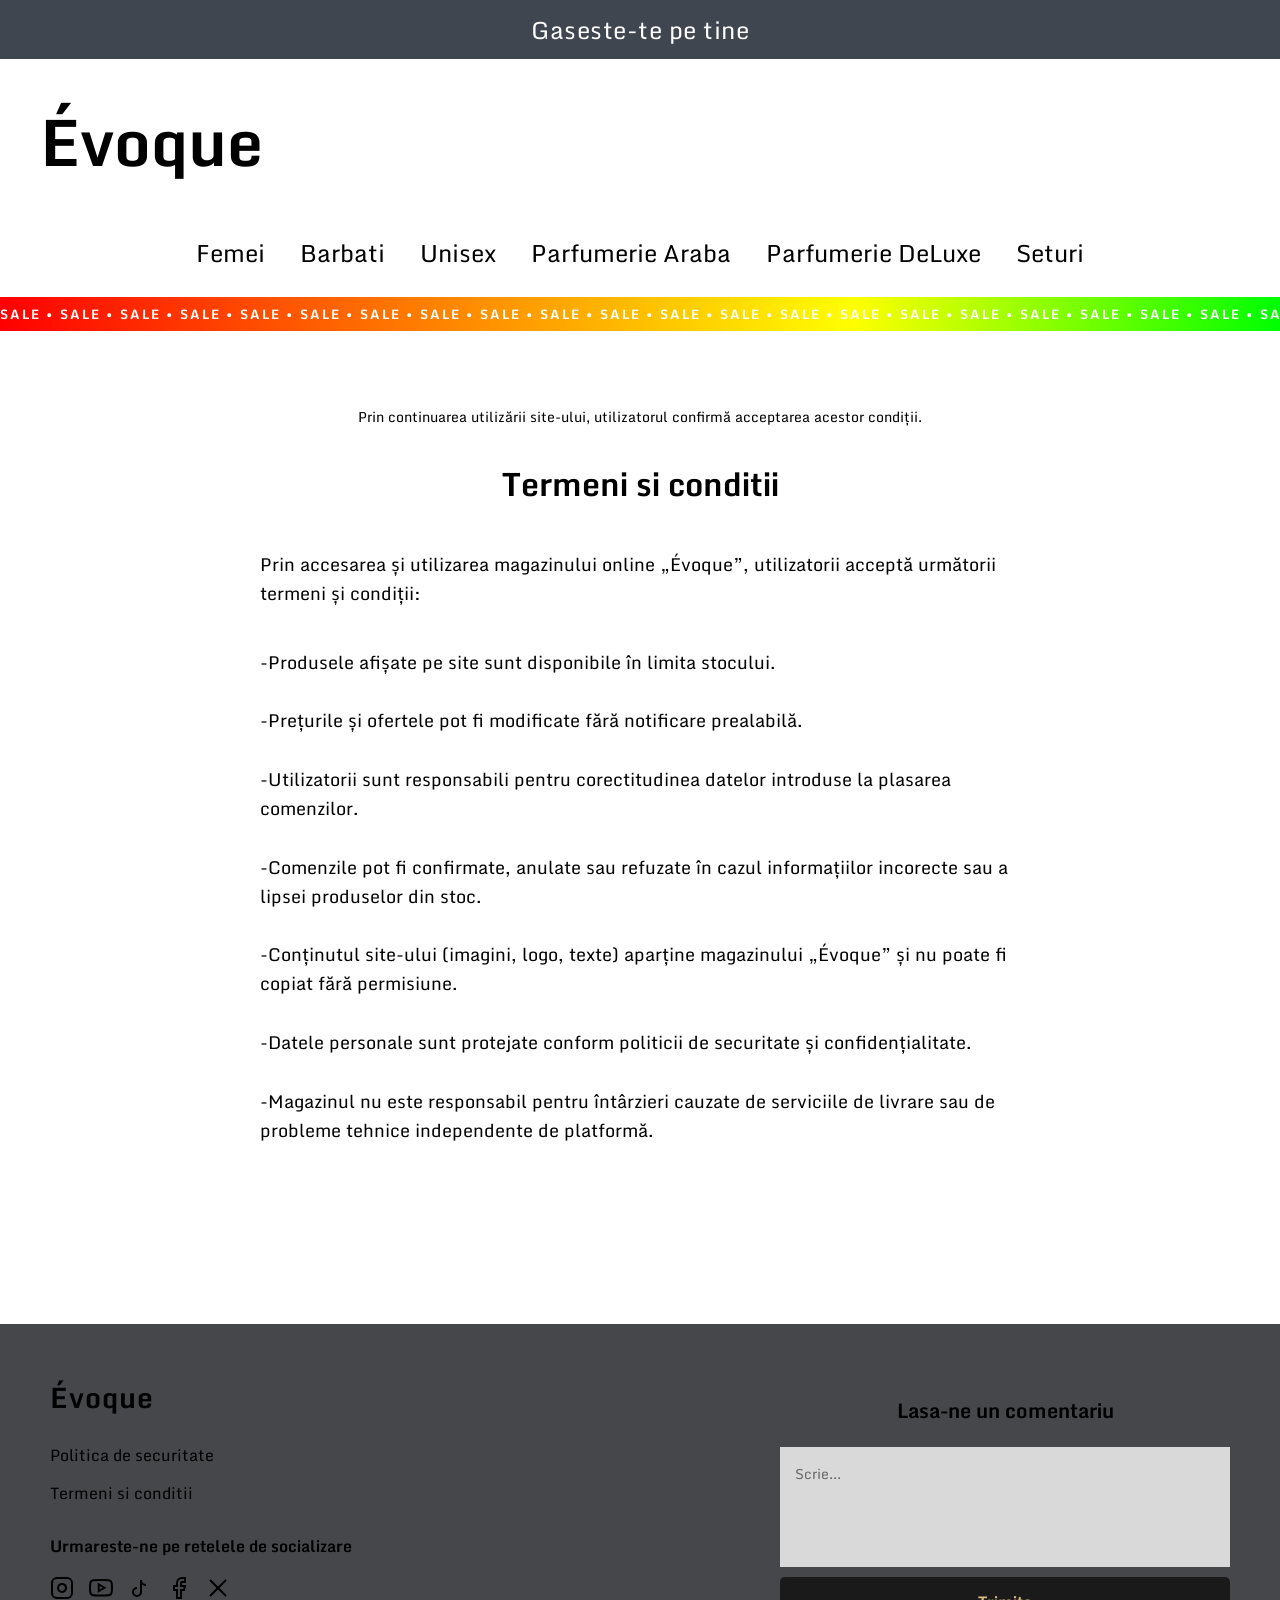
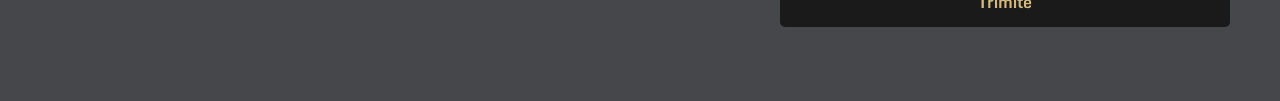
<file: terms.html>
<!DOCTYPE html>
<html lang="ro">
<head>
    <meta charset="UTF-8">
    <meta name="viewport" content="width=device-width, initial-scale=1.0">
    <title>Évoque - Termeni si conditii</title>
    <link rel="preconnect" href="https://fonts.googleapis.com">
    <link rel="preconnect" href="https://fonts.gstatic.com" crossorigin>
    <link href="https://fonts.googleapis.com/css2?family=Monda:wght@400;700&display=swap" rel="stylesheet">
    <style>
        /* --- GLOBAL --- */
        body {
            font-family: 'Monda', sans-serif;
            margin: 0;
            padding: 0;
            background-color: #ffffff;
            overflow-x: hidden;
            scroll-behavior: smooth;
        }
        
        * {
            box-sizing: border-box;
        }

        /* --- HEADER LAYOUT & STYLING --- */
        .header-container {
            background-color: #ffffff;
            width: 100%;
        }

        .top-banner {
            background-color: #404650;
            color: #ffffff;
            text-align: center;
            padding: 10px 15px;
            font-size: 24px;
            letter-spacing: 0.5px;
        }

        .main-content {
            max-width: 1400px;
            margin: 0 auto;
            padding: 20px 40px;
        }

        .logo-container {
            display: flex;
            justify-content: flex-start;
            padding-top: 30px;
            padding-bottom: 20px;
        }

        .logo {
            font-size: 64px;
            font-weight: 700;
            color: #000000;
            text-decoration: none;
            display: inline-block;
        }

        .nav-container {
            padding-bottom: 25px;
        }

        .nav-menu {
            display: flex;
            justify-content: center;
            gap: 35px;
            flex-wrap: wrap;
        }

        .nav-menu a {
            text-decoration: none;
            color: #000000;
            font-size: 24px;
            transition: color 0.3s ease;
            white-space: nowrap; 
        }

        .nav-menu a:hover {
            color: #d5b97c;
        }

        /* Bottom RGB Sale Bar */
        .sale-bar {
            background: linear-gradient(90deg, #ff0000, #ff7f00, #ffff00, #00ff00, #0000ff, #4b0082, #9400d3);
            background-size: 200% 200%;
            animation: gradientRGB 5s ease infinite;
            color: #ffffff;
            padding: 6px 0;
            font-size: 13px;
            font-weight: 700;
            letter-spacing: 2px;
            overflow: hidden;
            width: 100%;
        }

        .sale-bar-track {
            display: flex;
            white-space: nowrap;
            width: max-content;
            animation: scrollSaleText 15s linear infinite;
        }

        @keyframes scrollSaleText {
            0% { transform: translateX(0); }
            100% { transform: translateX(-50%); }
        }

        @keyframes gradientRGB {
            0% { background-position: 0% 50%; }
            50% { background-position: 100% 50%; }
            100% { background-position: 0% 50%; }
        }

        /* --- TERMS CONTENT STYLING --- */
        .terms-container {
            max-width: 900px;
            margin: 0 auto;
            padding: 80px 20px 100px 20px;
            color: #000000;
            font-family: 'Monda', sans-serif;
            text-align: left; /* Aliniem la stânga pentru documente lungi */
        }

        .terms-title {
            font-size: 36px;
            font-weight: 700;
            margin-bottom: 40px;
            text-align: center;
        }

        .terms-subtitle {
            font-size: 20px;
            font-weight: 700;
            margin-top: 40px;
            margin-bottom: 15px;
            color: #1a1a1a;
        }

        .terms-text {
            font-size: 16px;
            line-height: 1.8;
            color: #333;
            margin-bottom: 20px;
        }

        /* --- FOOTER LAYOUT & STYLING --- */
        .site-footer {
            display: flex;
            justify-content: space-between;
            align-items: flex-start;
            background-color: #45474b;
            padding: 50px;
            flex-wrap: wrap;
            margin-top: 50px;
        }

        .footer-left {
            display: flex;
            flex-direction: column;
            gap: 12px;
            width: 100%;
            max-width: 400px;
        }

        .footer-logo {
            font-size: 28px;
            font-weight: 700;
            color: #000000;
            margin-bottom: 10px;
            letter-spacing: 1px;
        }

        .footer-link {
            color: #000000;
            text-decoration: none;
            font-size: 16px;
            transition: color 0.2s;
        }

        .footer-link:hover {
            color: #d5b97c;
        }

        .social-text {
            color: #000000;
            font-weight: bold;
            margin-top: 15px;
            margin-bottom: 5px;
        }

        .social-icons {
            display: flex;
            gap: 15px;
        }

        .social-icons svg {
            width: 24px;
            height: 24px;
            cursor: pointer;
            transition: stroke 0.3s ease;
        }

        .social-icons svg:hover {
            stroke: #d5b97c;
        }

        .footer-right {
            width: 100%;
            max-width: 450px;
            display: flex;
            flex-direction: column;
            align-items: center;
        }

        .comment-form {
            width: 100%;
            display: flex;
            flex-direction: column;
        }

        .comment-label {
            font-size: 20px;
            font-weight: bold;
            color: #000000;
            margin-bottom: 20px;
            text-align: center;
        }

        .comment-input {
            width: 100%;
            height: 120px;
            background-color: #d9d9d9;
            border: none;
            padding: 15px;
            font-family: inherit;
            font-size: 14px;
            resize: none;
            color: #333;
            box-sizing: border-box;
        }

        .comment-input::placeholder {
            color: #666;
        }

        .submit-btn {
            background-color: #1a1a1a;
            color: #d5b97c;
            border: none;
            padding: 12px 20px;
            font-family: 'Monda', sans-serif;
            font-weight: 700;
            font-size: 16px;
            cursor: pointer;
            border-radius: 5px;
            transition: background 0.3s;
            width: 100%;
        }

        .submit-btn:hover {
            background-color: #000;
        }

        /* --- RESPONSIVE ADJUSTMENTS --- */
        @media (max-width: 768px) {
            .site-footer {
                flex-direction: column;
                align-items: center;
                gap: 40px;
                padding: 30px 20px;
            }
            
            .footer-left {
                text-align: center;
                align-items: center;
            }
            
            .social-icons {
                justify-content: center;
            }

            .logo-container {
                justify-content: center;
            }
        }
        
        /* --- ANIMATIONS --- */
        .fade-in-scroll {
            opacity: 0;
            transform: translateY(40px);
            transition: opacity 0.8s ease-out, transform 0.8s ease-out;
        }

        .fade-in-scroll.visible {
            opacity: 1;
            transform: translateY(0);
        }
        /* --- TERMS CONTENT STYLING --- */
        .terms-container {
            max-width: 800px;
            margin: 0 auto;
            padding: 60px 20px 100px 20px;
            color: #000000;
            font-family: 'Monda', sans-serif;
        }

        .terms-disclaimer {
            text-align: center;
            font-size: 14px;
            margin-bottom: 30px;
        }

        .terms-title {
            font-size: 32px;
            font-weight: 700;
            text-align: center;
            margin-bottom: 40px;
        }

        .terms-intro {
            font-size: 18px;
            line-height: 1.6;
            margin-bottom: 40px;
            text-align: left;
        }

        .terms-list {
            list-style: none;
            padding: 0;
            margin: 0;
            text-align: left;
        }

        .terms-list li {
            font-size: 18px;
            line-height: 1.6;
            margin-bottom: 30px;
        }
    </style>
</head>
<body>

    <header class="header-container">
        <div class="top-banner">Gaseste-te pe tine</div>
        
        <div class="main-content logo-container">
            <a href="index.html" class="logo">Évoque</a>
        </div>
        
        <div class="main-content nav-container">
            <nav class="nav-menu">
                <a href="femei.html">Femei</a>
                <a href="barbati.html">Barbati</a>
                <a href="unisex.html">Unisex</a>
                <a href="arab.html">Parfumerie Araba</a>
                <a href="deluxe.html">Parfumerie DeLuxe</a>
                <a href="set.html">Seturi</a>
            </nav>
        </div>

        <div class="sale-bar">
            <div class="sale-bar-track">
                <span>SALE • SALE • SALE • SALE • SALE • SALE • SALE • SALE • SALE • SALE • SALE • SALE • SALE • SALE • SALE • SALE • SALE • SALE • SALE • SALE • SALE • SALE • SALE • SALE •&nbsp;</span>
                <span>SALE • SALE • SALE • SALE • SALE • SALE • SALE • SALE • SALE • SALE • SALE • SALE • SALE • SALE • SALE • SALE • SALE • SALE • SALE • SALE • SALE • SALE • SALE • SALE •&nbsp;</span>
            </div>
        </div>
    </header>

<main class="terms-container fade-in-scroll">
        
        <p class="terms-disclaimer">
            Prin continuarea utilizării site-ului, utilizatorul confirmă acceptarea acestor condiții.
        </p>
        
        <h1 class="terms-title">Termeni si conditii</h1>
        
        <p class="terms-intro">
            Prin accesarea și utilizarea magazinului online „Évoque”, utilizatorii acceptă următorii termeni și condiții:
        </p>

        <ul class="terms-list">
            <li>-Produsele afișate pe site sunt disponibile în limita stocului.</li>
            <li>-Prețurile și ofertele pot fi modificate fără notificare prealabilă.</li>
            <li>-Utilizatorii sunt responsabili pentru corectitudinea datelor introduse la plasarea comenzilor.</li>
            <li>-Comenzile pot fi confirmate, anulate sau refuzate în cazul informațiilor incorecte sau a lipsei produselor din stoc.</li>
            <li>-Conținutul site-ului (imagini, logo, texte) aparține magazinului „Évoque” și nu poate fi copiat fără permisiune.</li>
            <li>-Datele personale sunt protejate conform politicii de securitate și confidențialitate.</li>
            <li>-Magazinul nu este responsabil pentru întârzieri cauzate de serviciile de livrare sau de probleme tehnice independente de platformă.</li>
        </ul>

    </main>

    <footer class="site-footer">
        <div class="footer-left">
            <div class="footer-logo">Évoque</div>
            <a href="politicy.html" class="footer-link">Politica de securitate</a>
            <a href="terms.html" class="footer-link">Termeni si conditii</a>
            
            <p class="social-text">Urmareste-ne pe retelele de socializare</p>
            <div class="social-icons">
                <svg viewBox="0 0 24 24" fill="none" stroke="black" stroke-width="2"><rect x="2" y="2" width="20" height="20" rx="5" ry="5"></rect><path d="M16 11.37A4 4 0 1 1 12.63 8 4 4 0 0 1 16 11.37z"></path><line x1="17.5" y1="6.5" x2="17.51" y2="6.5"></line></svg>
                <svg viewBox="0 0 24 24" fill="none" stroke="black" stroke-width="2"><path d="M22.54 6.42a2.78 2.78 0 0 0-1.94-2C18.88 4 12 4 12 4s-6.88 0-8.6.46a2.78 2.78 0 0 0-1.94 2A29 29 0 0 0 1 11.75a29 29 0 0 0 .46 5.33 2.78 2.78 0 0 0 1.94 2c1.72.46 8.6.46 8.6.46s6.88 0 8.6-.46a2.78 2.78 0 0 0 1.94-2 29 29 0 0 0 .46-5.33 29 29 0 0 0-.46-5.33z"></path><polygon points="9.75 15.02 15.5 11.75 9.75 8.48 9.75 15.02"></polygon></svg>
                <svg viewBox="0 0 24 24" fill="none" stroke="black" stroke-width="2"><path d="M9 12a4 4 0 1 0 4 4V4a5 5 0 0 0 5 5"></path></svg>
                <svg viewBox="0 0 24 24" fill="none" stroke="black" stroke-width="2"><path d="M18 2h-3a5 5 0 0 0-5 5v3H7v4h3v8h4v-8h3l1-4h-4V7a1 1 0 0 1 1-1h3z"></path></svg>
                <svg viewBox="0 0 24 24" fill="none" stroke="black" stroke-width="2"><line x1="4" y1="4" x2="20" y2="20"></line><line x1="20" y1="4" x2="4" y2="20"></line></svg>
            </div>
        </div>

        <div class="footer-right">
            <form class="comment-form" onsubmit="event.preventDefault(); document.querySelector('.status-message').textContent = 'Comentariu trimis!'; document.querySelector('.status-message').style.color = '#d5b97c'; this.reset();">
                <p class="comment-label">Lasa-ne un comentariu</p>
                <textarea name="comment_text" class="comment-input" placeholder="Scrie..." required></textarea>
                <button type="submit" class="submit-btn" style="margin-top: 10px;">Trimite</button>
                <p class="status-message" style="margin-top: 10px; font-size: 14px;"></p>
            </form>
        </div>
    </footer>

    <script>
        document.addEventListener("DOMContentLoaded", function() {
            const observerOptions = {
                root: null,
                rootMargin: '0px',
                threshold: 0.15 
            };

            const observer = new IntersectionObserver((entries, observer) => {
                entries.forEach(entry => {
                    if (entry.isIntersecting) {
                        entry.target.classList.add('visible');
                        observer.unobserve(entry.target); 
                    }
                });
            }, observerOptions);

            const fadeElements = document.querySelectorAll('.fade-in-scroll');
            fadeElements.forEach(el => observer.observe(el));
        });
    </script>
</body>
</html>
</file>
<file: index.css>
/* Basic CSS Reset */
* {
    margin: 0;
    padding: 0;
    box-sizing: border-box;
}

/* Body styling with Global Monda Font */
body {
    background-color: #ffffff;
    font-family: "Monda", sans-serif;
    font-optical-sizing: auto;
    font-weight: 400; /* Normal weight base */
    font-style: normal;
    color: #000000;
}
/* --- REFINED LUXURY INTRO ANIMATION --- */
#intro-overlay {
    position: fixed;
    top: 0;
    left: 0;
    width: 100vw;
    height: 100vh;
    z-index: 9999;
    display: flex;
    justify-content: center;
    align-items: center;
    /* Deep luxury charcoal to match your branding */
    background-color: #1a1a1a; 
    overflow: hidden;
    /* The entire screen waits 2 seconds, then slides UP elegantly */
    animation: revealSite 1s cubic-bezier(0.77, 0, 0.175, 1) 2s forwards;
}

.intro-logo {
    font-size: 80px;
    font-weight: 700;
    font-family: "Monda", sans-serif;
    color: #d5b97c; /* Your signature gold */
    letter-spacing: 4px;
    opacity: 0; 
    /* Logo fades in, holds, then fades out just before the curtain lifts */
    animation: logoSequence 1.8s ease-in-out 0.2s forwards;
}

/* --- INTRO KEYFRAMES --- */
@keyframes logoSequence {
    0% { opacity: 0; transform: scale(0.95); }
    30% { opacity: 1; transform: scale(1); }
    80% { opacity: 1; transform: scale(1); }
    100% { opacity: 0; transform: scale(1.05); }
}

@keyframes revealSite {
    0% { transform: translateY(0); }
    100% { transform: translateY(-100%); } /* Slides up and away */
}

/* --- HEADER STYLES --- */
.header-container {
    width: 100%;
    background-color: #ffffff;
    position: relative; 
    overflow: hidden; /* Prevents the long animated text from causing a horizontal scrollbar */
}

/* The Full-Width Animated RGB Ticker */
.header-container::after {
    content: "SALE • SALE • SALE • SALE • SALE • SALE • SALE • SALE • SALE • SALE • SALE • SALE • SALE • SALE • SALE • SALE • SALE • SALE • SALE • SALE • SALE • SALE • SALE • SALE • SALE • SALE • SALE • SALE • SALE • SALE • SALE • SALE • SALE • SALE • SALE • SALE • SALE • SALE • SALE • SALE • SALE • SALE • SALE • SALE • SALE • SALE • SALE • SALE • SALE • SALE • SALE • SALE • SALE • SALE • SALE • SALE • SALE • SALE • SALE • SALE";
    display: flex;
    align-items: center;
    position: absolute;
    bottom: 0; 
    left: 0;
    width: 200%; 
    height: 26px; 
    
    /* Text Styling */
    color: #ffffff;
    font-weight: 700;
    font-size: 13px;
    letter-spacing: 4px;
    white-space: nowrap;
    text-shadow: 1px 1px 2px rgba(0,0,0,0.5); 
    
    /* RGB Background */
    background: linear-gradient(90deg, #ff0000, #ff7f00, #ffff00, #00ff00, #0000ff, #4b0082, #9400d3, #ff0000, #ff7f00, #ffff00, #00ff00, #0000ff, #4b0082, #9400d3, #ff0000);
    background-size: 50% 100%; 
    
    /* Slides the text and the background */
    animation: marqueeTicker 20s linear infinite; 
}

/* Ticker Animation Keyframes */
@keyframes marqueeTicker {
    0% {
        transform: translateX(0);
        background-position: 0% 0;
    }
    100% {
        transform: translateX(-50%); 
        background-position: 100% 0;
    }
}

.top-banner {
    background-color: #404650;
    color: #ffffff;
    text-align: center;
    padding: 10px 15px;
    font-size: 24px;
    letter-spacing: 0.5px;
}

.main-content {
    padding: 40px 50px 0 50px;
}

.logo {
    font-size: 64px;
    font-weight: 700;
    color: #000000;
    text-align: left; 
}

/* --- NAVIGATION --- */
.nav-menu {
    display: flex;
    justify-content: center; 
    align-items: center;
    flex-wrap: wrap; 
    gap: 40px; 
    padding: 40px 20px 40px 20px; 
}

.nav-menu a {
    text-decoration: none;
    color: #000000;
    font-size: 24px;
    white-space: nowrap; 
}

.nav-menu a.active {
    font-weight: 700; /* Bold for active state */
}

/* --- BANNERS STYLES --- */
.banners-container {
    display: flex;
    flex-direction: column;
    width: 100%;
}

.banner-img {
    width: 100%;
    height: auto;
    display: block;
    margin-bottom: -1px; 
}

/* --- FEATURES / ICONS SECTION --- */
.features-section {
    display: grid;
    grid-template-columns: repeat(4, 1fr);
    gap: 30px;
    padding: 100px 50px;
    background-color: #ffffff;
    max-width: 1400px;
    margin: 0 auto;
}

.feature-item {
    display: flex;
    flex-direction: column;
    align-items: center;
    text-align: center;
}

.feature-icon {
    width: 60px;
    height: 60px;
    margin-bottom: 20px;
    stroke: #000000;
    fill: none;
}

.feature-item p {
    font-size: 20px;
    color: #000000;
}

/* --- FOOTER STYLES --- */
.site-footer {
    background-color: #4B4E55; 
    color: #000000;
    padding: 60px 80px;
    display: flex;
    justify-content: space-between;
    flex-wrap: wrap;
    gap: 40px;
}

/* Footer Left Side */
.footer-left {
    display: flex;
    flex-direction: column;
    max-width: 500px;
}

.footer-logo {
    font-size: 48px;
    font-weight: 700;
    margin-bottom: 30px;
}

.footer-link {
    text-decoration: none;
    color: #000000;
    font-size: 18px;
    margin-bottom: 15px;
    font-weight: 600;
}

.social-text {
    font-size: 16px;
    font-weight: 600;
    margin-top: 30px;
    margin-bottom: 15px;
}

.social-icons {
    display: flex;
    gap: 15px;
}

.social-icons svg {
    width: 30px;
    height: 30px;
    cursor: pointer;
}

/* Footer Right Side */
.footer-right {
    display: flex;
    flex-direction: column;
    width: 100%;
    max-width: 500px;
}

.comment-label {
    font-size: 18px;
    font-weight: 600;
    margin-bottom: 15px;
}

.comment-input {
    width: 100%;
    height: 150px;
    background-color: #D9D9D9;
    border: none;
    padding: 20px;
    font-size: 16px;
    /* Explicitly inheriting Monda for textareas as browsers often default inputs to system fonts */
    font-family: inherit; 
    resize: none;
}

.comment-input::placeholder {
    color: #666666;
}

.comment-input:focus {
    outline: 2px solid #000000;
}

/* --- RESPONSIVE MEDIA QUERIES --- */

/* Tablets and smaller laptops */
@media (max-width: 992px) {
    .nav-menu {
        gap: 20px; 
        padding-top: 30px;
    }

    .features-section {
        grid-template-columns: repeat(2, 1fr);
        padding: 60px 30px;
    }
    
    .site-footer {
        flex-direction: column;
        padding: 50px 40px;
    }
}

/* Mobile Phones (Landscape & Portrait) */
@media (max-width: 768px) {
    .main-content {
        padding: 20px;
    }
    
    .logo {
        font-size: 42px;
    }

    .nav-menu a {
        font-size: 18px; 
    }

    .top-banner {
        font-size: 16px;
    }

    .features-section {
        grid-template-columns: 1fr; /* Stack vertically */
        padding: 40px 20px;
    }
    
    .site-footer {
        padding: 40px 20px;
    }
    
    .footer-logo {
        font-size: 36px;
    }
}

/* Extra Small Phones */
@media (max-width: 480px) {
    .logo {
        font-size: 36px;
    }

    .nav-menu {
        gap: 15px; 
    }

    .nav-menu a {
        font-size: 16px; 
    }
}
</file>
